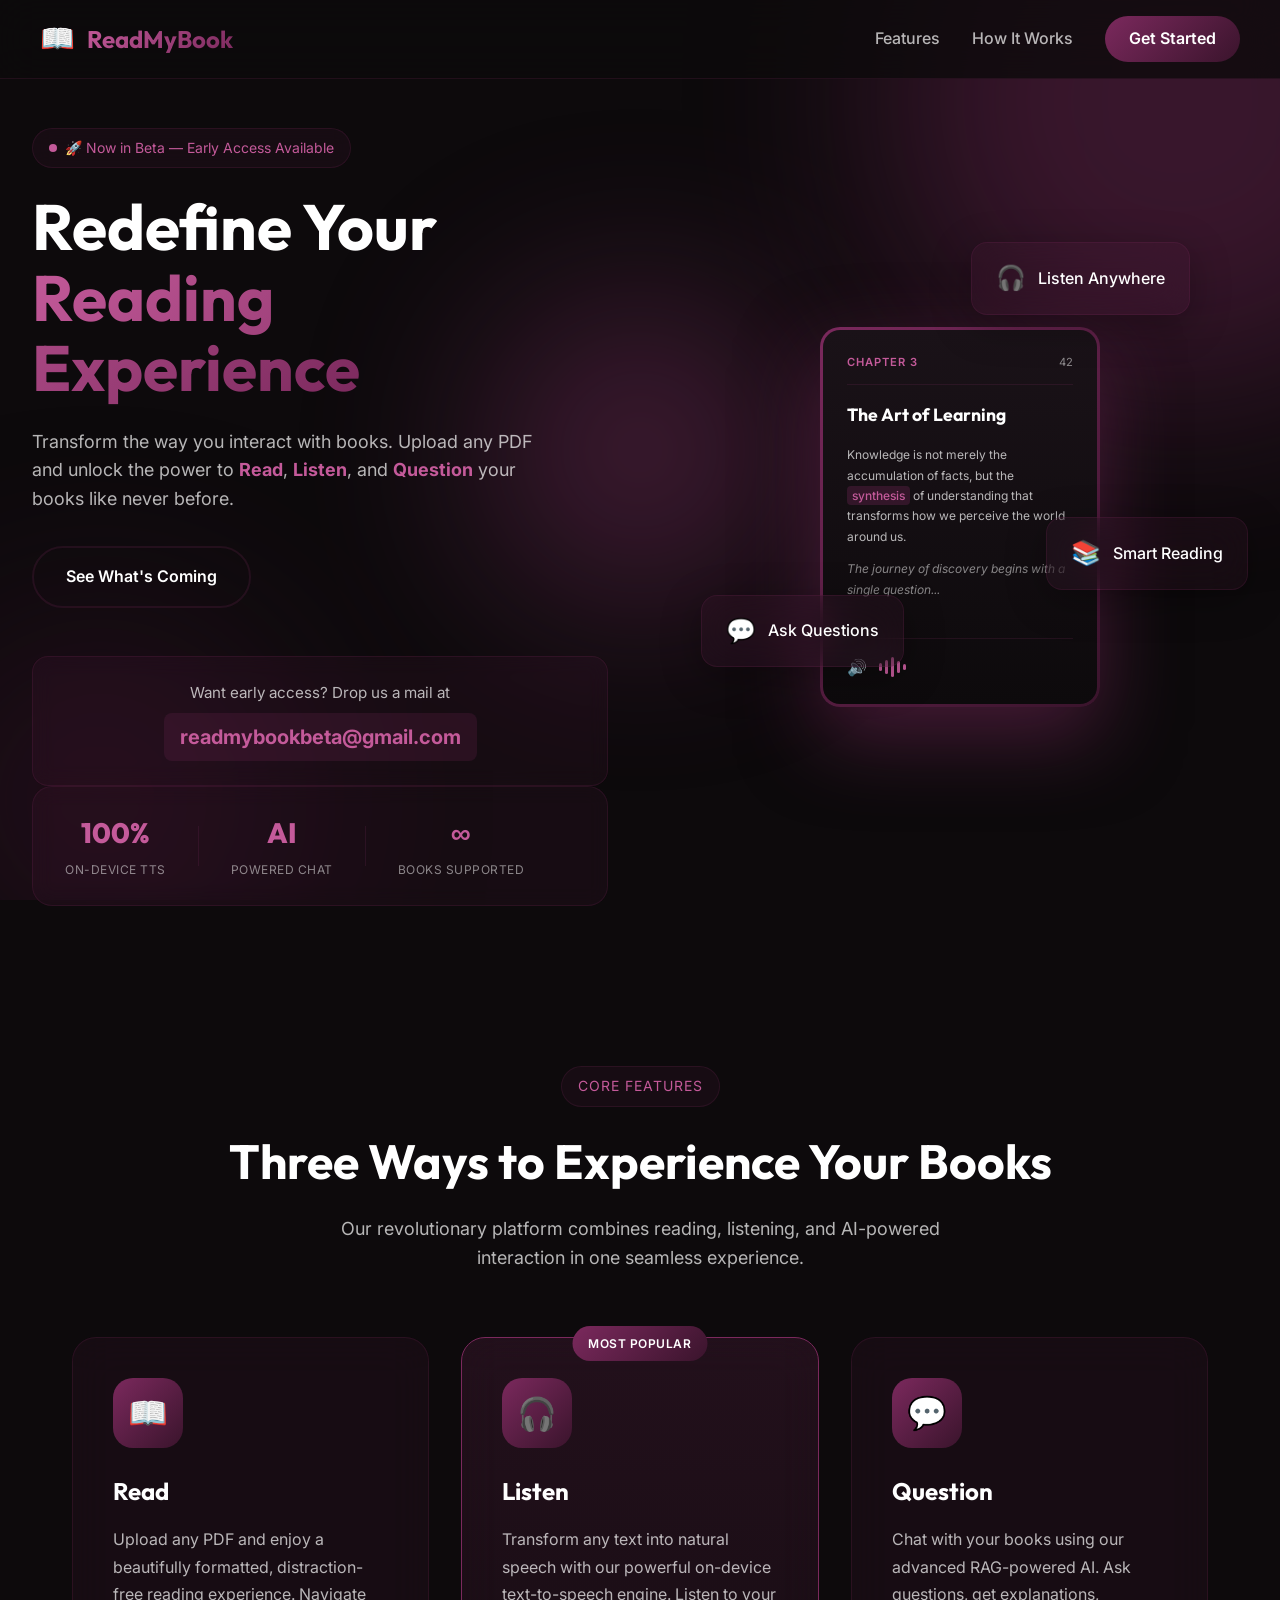
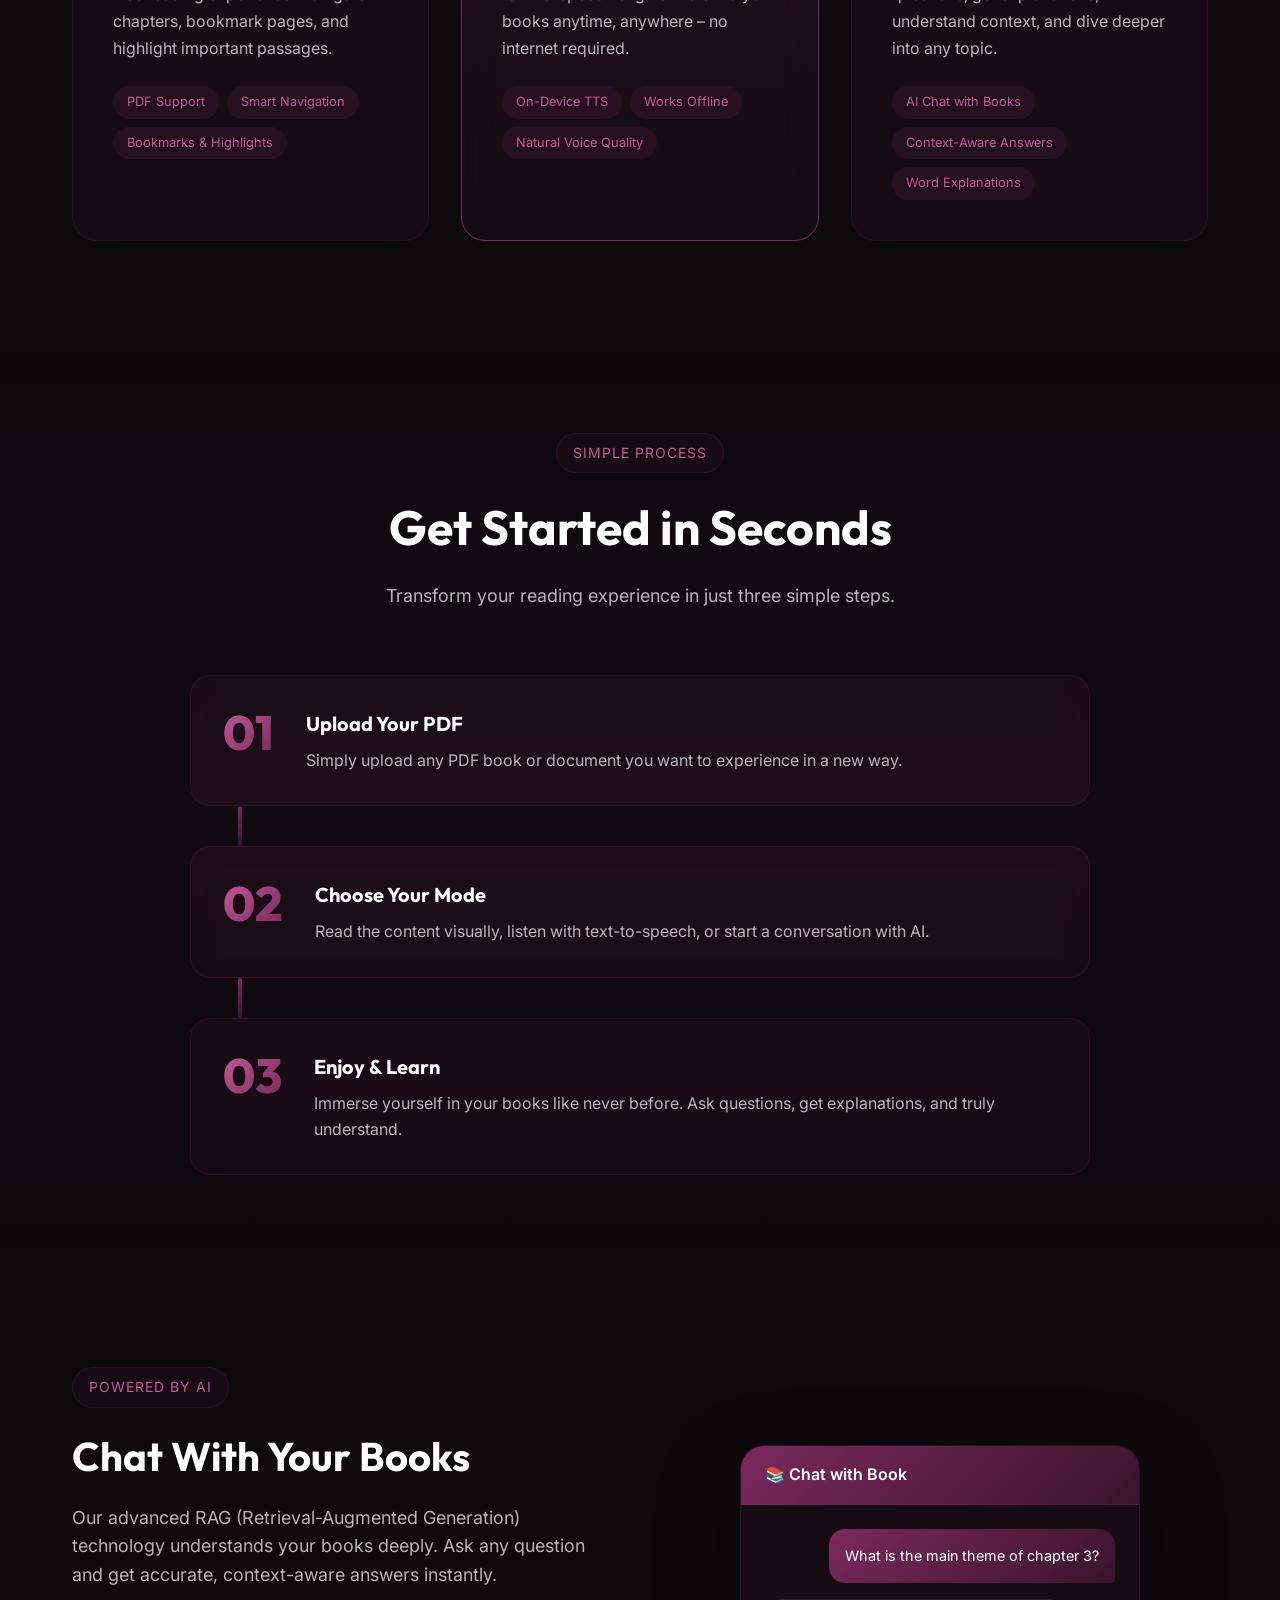
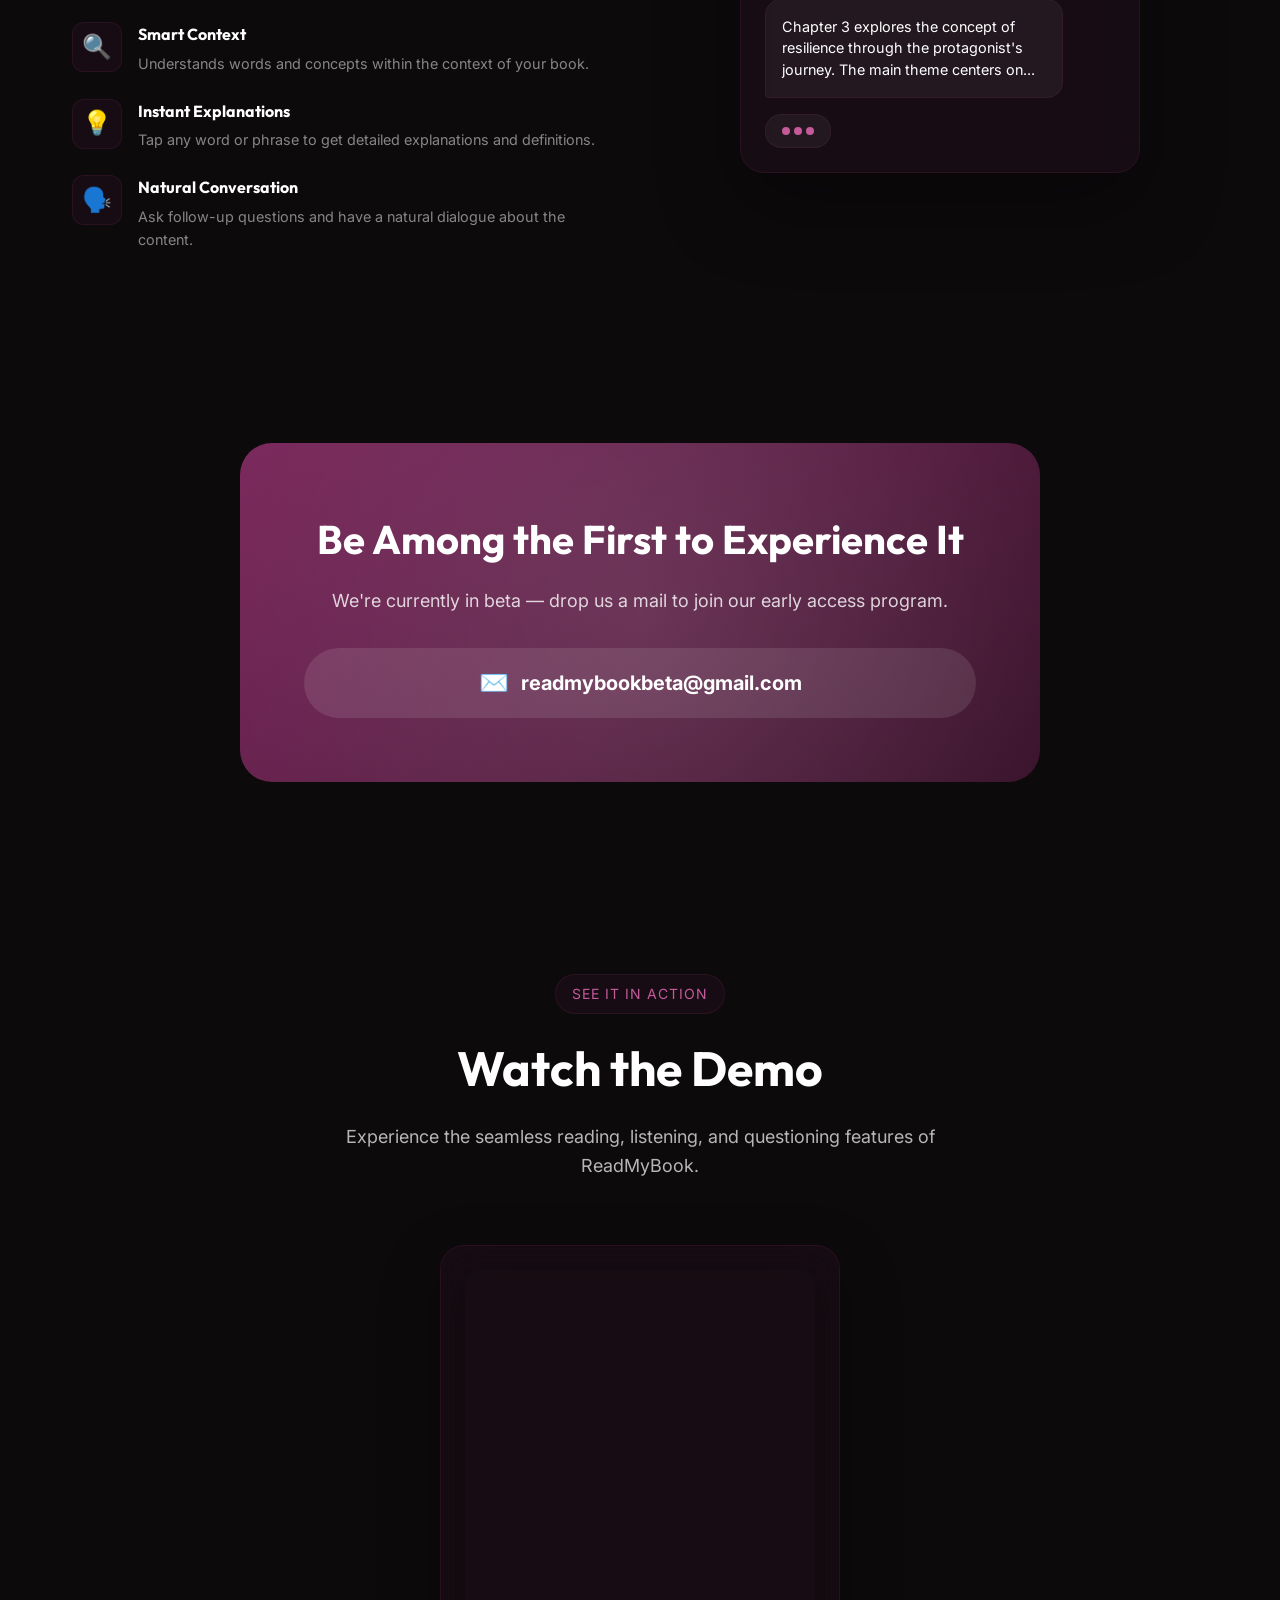
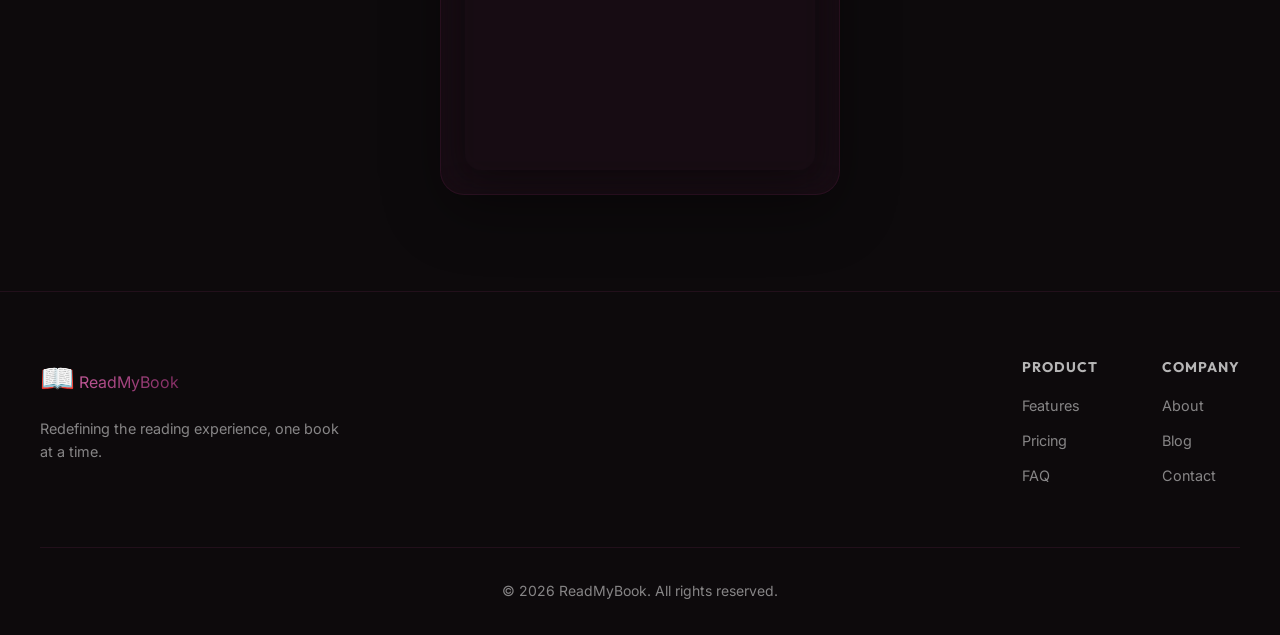
<file: static/index.html>
<!DOCTYPE html>
<html lang="en">
<head>
    <meta charset="UTF-8">
    <meta name="viewport" content="width=device-width, initial-scale=1.0">
    <meta name="description" content="ReadMyBook - Redefine your reading experience. Read, Listen, and Question your books with AI-powered features and on-device text-to-speech.">
    <title>ReadMyBook - Redefine Your Reading Experience</title>
    <link rel="preconnect" href="https://fonts.googleapis.com">
    <link rel="preconnect" href="https://fonts.gstatic.com" crossorigin>
    <link href="https://fonts.googleapis.com/css2?family=Inter:wght@300;400;500;600;700;800&family=Outfit:wght@400;500;600;700;800&display=swap" rel="stylesheet">
    <link rel="stylesheet" href="/static/style.css">
</head>
<body>
    <!-- Animated Background -->
    <div class="bg-animation">
        <div class="orb orb-1"></div>
        <div class="orb orb-2"></div>
        <div class="orb orb-3"></div>
    </div>

    <!-- Navigation -->
    <nav class="navbar">
        <div class="nav-container">
            <div class="logo">
                <span class="logo-icon">📖</span>
                <span class="logo-text">ReadMyBook</span>
            </div>
            <div class="nav-links">
                <a href="#features">Features</a>
                <a href="#how-it-works">How It Works</a>
                <a href="#" class="btn-nav">Get Started</a>
            </div>
        </div>
    </nav>

    <!-- Hero Section -->
    <section class="hero">
        <div class="hero-content">
            <div class="hero-badge">
                <span class="badge-pulse"></span>
                <span>🚀 Now in Beta — Early Access Available</span>
            </div>
            <h1 class="hero-title">
                Redefine Your<br>
                <span class="gradient-text">Reading Experience</span>
            </h1>
            <p class="hero-subtitle">
                Transform the way you interact with books. Upload any PDF and unlock the power to 
                <strong>Read</strong>, <strong>Listen</strong>, and <strong>Question</strong> your books 
                like never before.
            </p>
            <div class="hero-cta">
                <a href="#features" class="btn-secondary">See What's Coming</a>
            </div>
            <div class="beta-email-box">
                <p class="beta-email-label">Want early access? Drop us a mail at</p>
                <a href="mailto:readmybookbeta@gmail.com" class="beta-email-highlight">readmybookbeta@gmail.com</a>
            </div>
            <div class="hero-stats">
                <div class="stat">
                    <span class="stat-number">100%</span>
                    <span class="stat-label">On-Device TTS</span>
                </div>
                <div class="stat-divider"></div>
                <div class="stat">
                    <span class="stat-number">AI</span>
                    <span class="stat-label">Powered Chat</span>
                </div>
                <div class="stat-divider"></div>
                <div class="stat">
                    <span class="stat-number">∞</span>
                    <span class="stat-label">Books Supported</span>
                </div>
            </div>
        </div>
        <div class="hero-visual">
            <div class="floating-card card-1">
                <div class="card-icon">🎧</div>
                <span>Listen Anywhere</span>
            </div>
            <div class="floating-card card-2">
                <div class="card-icon">💬</div>
                <span>Ask Questions</span>
            </div>
            <div class="floating-card card-3">
                <div class="card-icon">📚</div>
                <span>Smart Reading</span>
            </div>
            <div class="book-mockup">
                <div class="book-page">
                    <div class="book-header">
                        <span class="chapter-label">Chapter 3</span>
                        <span class="page-number">42</span>
                    </div>
                    <h3 class="book-title">The Art of Learning</h3>
                    <div class="book-text">
                        <p>Knowledge is not merely the accumulation of facts, but the <span class="highlight-word">synthesis</span> of understanding that transforms how we perceive the world around us.</p>
                        <p class="text-muted-book">The journey of discovery begins with a single question...</p>
                    </div>
                    <div class="book-controls">
                        <span class="control-icon">🔊</span>
                        <div class="audio-wave">
                            <span></span><span></span><span></span><span></span><span></span>
                        </div>
                    </div>
                </div>
            </div>
        </div>
    </section>

    <!-- Features Section -->
    <section class="features" id="features">
        <div class="section-header">
            <span class="section-tag">Core Features</span>
            <h2 class="section-title">Three Ways to Experience Your Books</h2>
            <p class="section-subtitle">Our revolutionary platform combines reading, listening, and AI-powered interaction in one seamless experience.</p>
        </div>
        <div class="features-grid">
            <div class="feature-card">
                <div class="feature-icon-wrapper">
                    <div class="feature-icon">📖</div>
                </div>
                <h3>Read</h3>
                <p>Upload any PDF and enjoy a beautifully formatted, distraction-free reading experience. Navigate chapters, bookmark pages, and highlight important passages.</p>
                <ul class="feature-list">
                    <li>PDF Support</li>
                    <li>Smart Navigation</li>
                    <li>Bookmarks & Highlights</li>
                </ul>
            </div>
            <div class="feature-card featured">
                <div class="feature-badge">Most Popular</div>
                <div class="feature-icon-wrapper">
                    <div class="feature-icon">🎧</div>
                </div>
                <h3>Listen</h3>
                <p>Transform any text into natural speech with our powerful on-device text-to-speech engine. Listen to your books anytime, anywhere – no internet required.</p>
                <ul class="feature-list">
                    <li>On-Device TTS</li>
                    <li>Works Offline</li>
                    <li>Natural Voice Quality</li>
                </ul>
            </div>
            <div class="feature-card">
                <div class="feature-icon-wrapper">
                    <div class="feature-icon">💬</div>
                </div>
                <h3>Question</h3>
                <p>Chat with your books using our advanced RAG-powered AI. Ask questions, get explanations, understand context, and dive deeper into any topic.</p>
                <ul class="feature-list">
                    <li>AI Chat with Books</li>
                    <li>Context-Aware Answers</li>
                    <li>Word Explanations</li>
                </ul>
            </div>
        </div>
    </section>

    <!-- How It Works Section -->
    <section class="how-it-works" id="how-it-works">
        <div class="section-header">
            <span class="section-tag">Simple Process</span>
            <h2 class="section-title">Get Started in Seconds</h2>
            <p class="section-subtitle">Transform your reading experience in just three simple steps.</p>
        </div>
        <div class="steps-container">
            <div class="step">
                <div class="step-number">01</div>
                <div class="step-content">
                    <h3>Upload Your PDF</h3>
                    <p>Simply upload any PDF book or document you want to experience in a new way.</p>
                </div>
            </div>
            <div class="step-connector"></div>
            <div class="step">
                <div class="step-number">02</div>
                <div class="step-content">
                    <h3>Choose Your Mode</h3>
                    <p>Read the content visually, listen with text-to-speech, or start a conversation with AI.</p>
                </div>
            </div>
            <div class="step-connector"></div>
            <div class="step">
                <div class="step-number">03</div>
                <div class="step-content">
                    <h3>Enjoy & Learn</h3>
                    <p>Immerse yourself in your books like never before. Ask questions, get explanations, and truly understand.</p>
                </div>
            </div>
        </div>
    </section>

    <!-- AI Features Highlight -->
    <section class="ai-section">
        <div class="ai-container">
            <div class="ai-content">
                <span class="section-tag">Powered by AI</span>
                <h2>Chat With Your Books</h2>
                <p>Our advanced RAG (Retrieval-Augmented Generation) technology understands your books deeply. Ask any question and get accurate, context-aware answers instantly.</p>
                <div class="ai-features">
                    <div class="ai-feature">
                        <div class="ai-feature-icon">🔍</div>
                        <div>
                            <h4>Smart Context</h4>
                            <p>Understands words and concepts within the context of your book.</p>
                        </div>
                    </div>
                    <div class="ai-feature">
                        <div class="ai-feature-icon">💡</div>
                        <div>
                            <h4>Instant Explanations</h4>
                            <p>Tap any word or phrase to get detailed explanations and definitions.</p>
                        </div>
                    </div>
                    <div class="ai-feature">
                        <div class="ai-feature-icon">🗣️</div>
                        <div>
                            <h4>Natural Conversation</h4>
                            <p>Ask follow-up questions and have a natural dialogue about the content.</p>
                        </div>
                    </div>
                </div>
            </div>
            <div class="ai-visual">
                <div class="chat-mockup">
                    <div class="chat-header">
                        <span class="chat-title">📚 Chat with Book</span>
                    </div>
                    <div class="chat-messages">
                        <div class="chat-message user">
                            <p>What is the main theme of chapter 3?</p>
                        </div>
                        <div class="chat-message ai">
                            <p>Chapter 3 explores the concept of resilience through the protagonist's journey. The main theme centers on...</p>
                        </div>
                        <div class="chat-typing">
                            <span></span><span></span><span></span>
                        </div>
                    </div>
                </div>
            </div>
        </div>
    </section>

    <!-- CTA Section -->
    <section class="cta-section">
        <div class="cta-container">
            <h2>Be Among the First to Experience It</h2>
            <p>We're currently in beta — drop us a mail to join our early access program.</p>
            <div class="cta-email-box">
                <span class="cta-email-icon">✉️</span>
                <a href="mailto:readmybookbeta@gmail.com" class="cta-email-link">readmybookbeta@gmail.com</a>
            </div>
        </div>
    </section>

    <!-- Demo Video Section -->
    <section class="demo-video-section" id="demo">
        <div class="section-header">
            <span class="section-tag">See It In Action</span>
            <h2 class="section-title">Watch the Demo</h2>
            <p class="section-subtitle">Experience the seamless reading, listening, and questioning features of ReadMyBook.</p>
        </div>
        <div class="demo-video-container">
            <iframe 
                class="demo-video"
                src="https://drive.google.com/file/d/1jYsH58vSacuUitRmTD-U5yVkOV28GyZX/preview"
                allow="autoplay"
                allowfullscreen>
            </iframe>
        </div>
    </section>

    <!-- Footer -->
    <footer class="footer">
        <div class="footer-container">
            <div class="footer-brand">
                <span class="logo-icon">📖</span>
                <span class="logo-text">ReadMyBook</span>
                <p>Redefining the reading experience, one book at a time.</p>
            </div>
            <div class="footer-links">
                <div class="footer-column">
                    <h4>Product</h4>
                    <a href="#">Features</a>
                    <a href="#">Pricing</a>
                    <a href="#">FAQ</a>
                </div>
                <div class="footer-column">
                    <h4>Company</h4>
                    <a href="#">About</a>
                    <a href="#">Blog</a>
                    <a href="#">Contact</a>
                </div>
            </div>
        </div>
        <div class="footer-bottom">
            <p>&copy; 2026 ReadMyBook. All rights reserved.</p>
        </div>
    </footer>
</body>
</html>
</file>
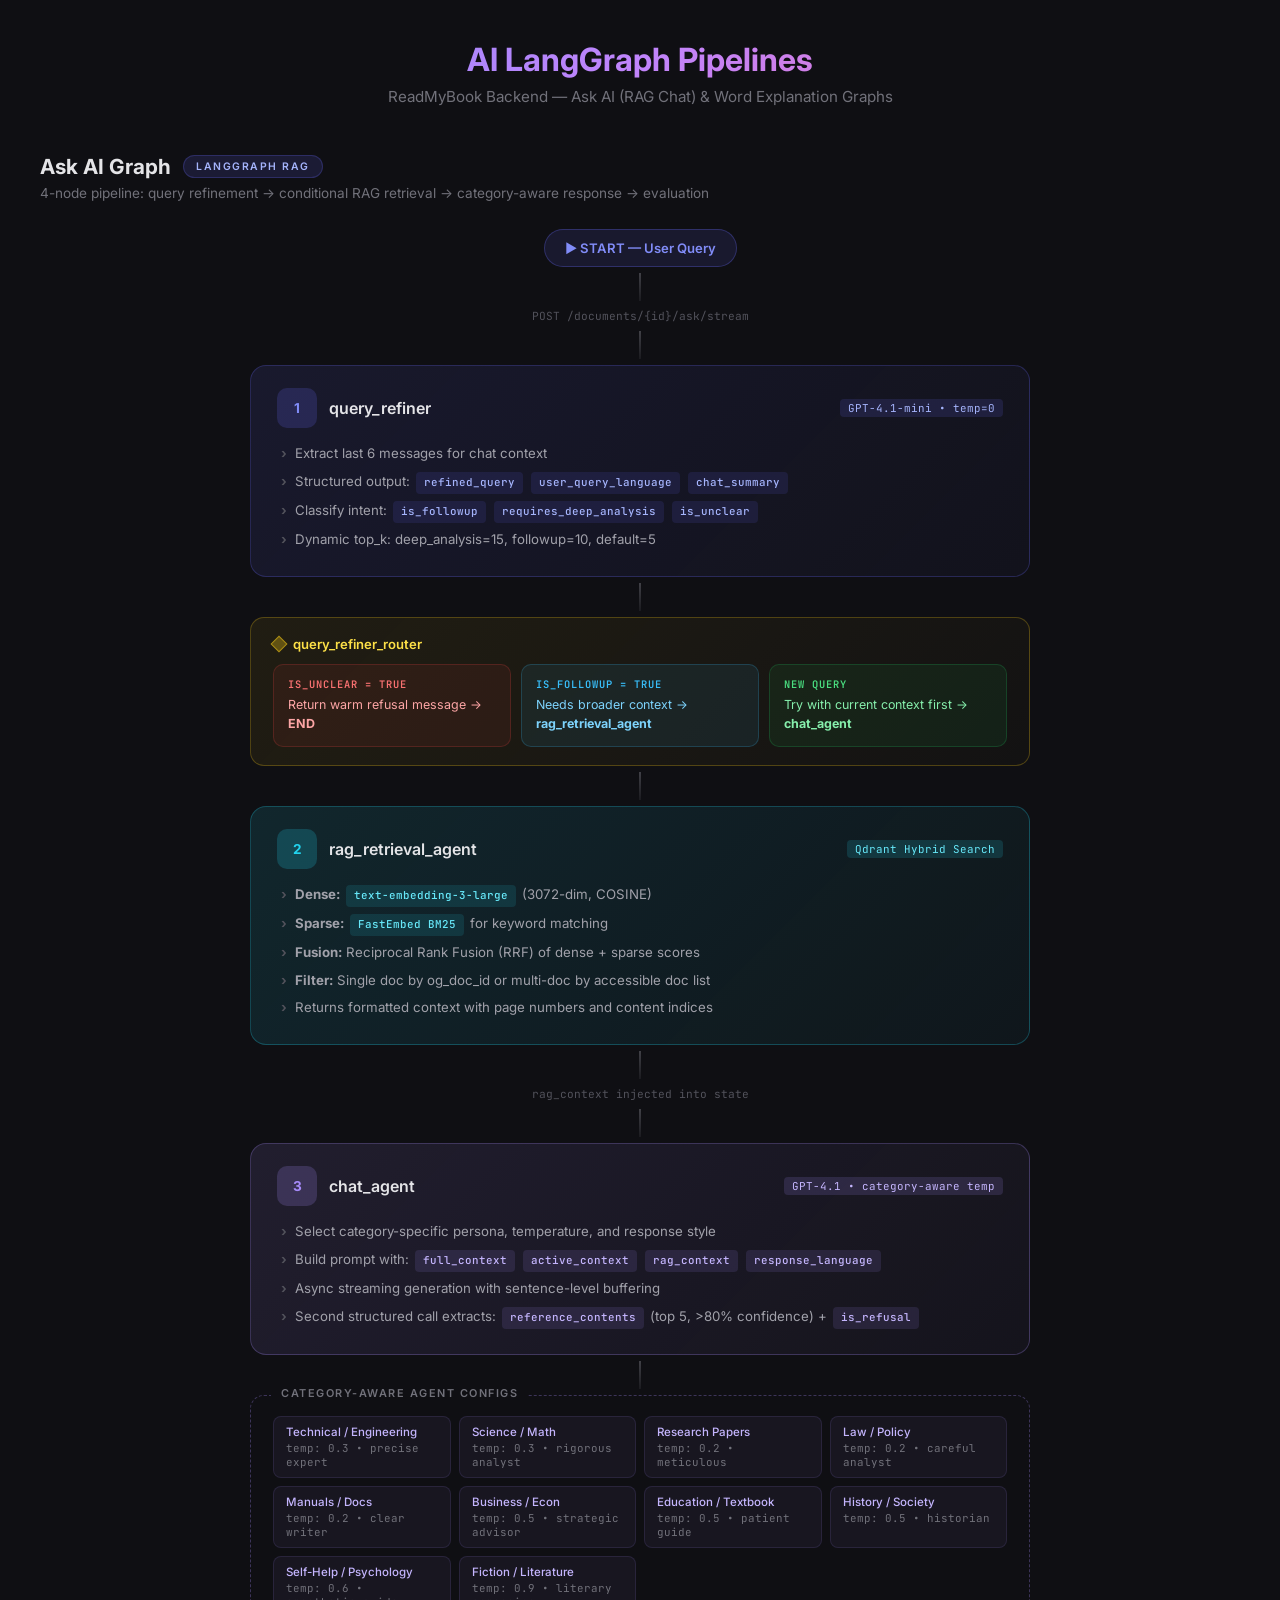
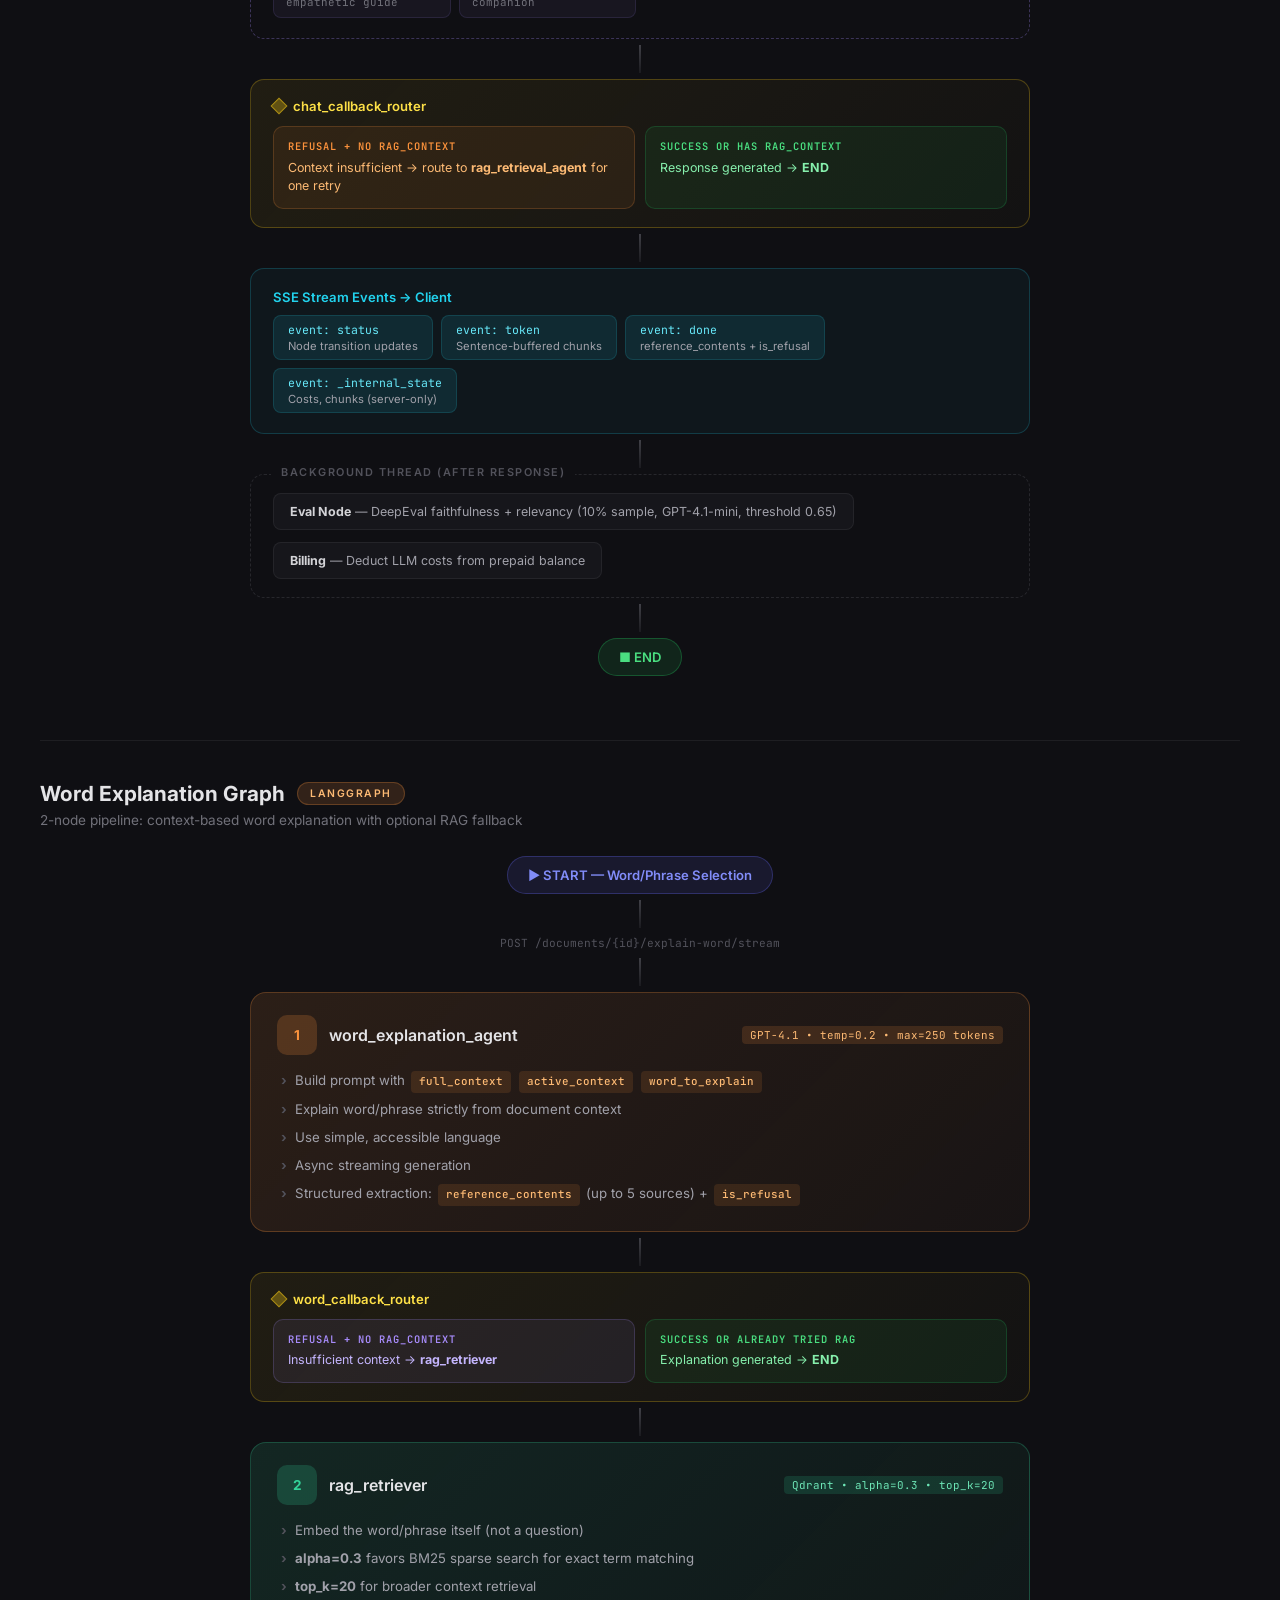
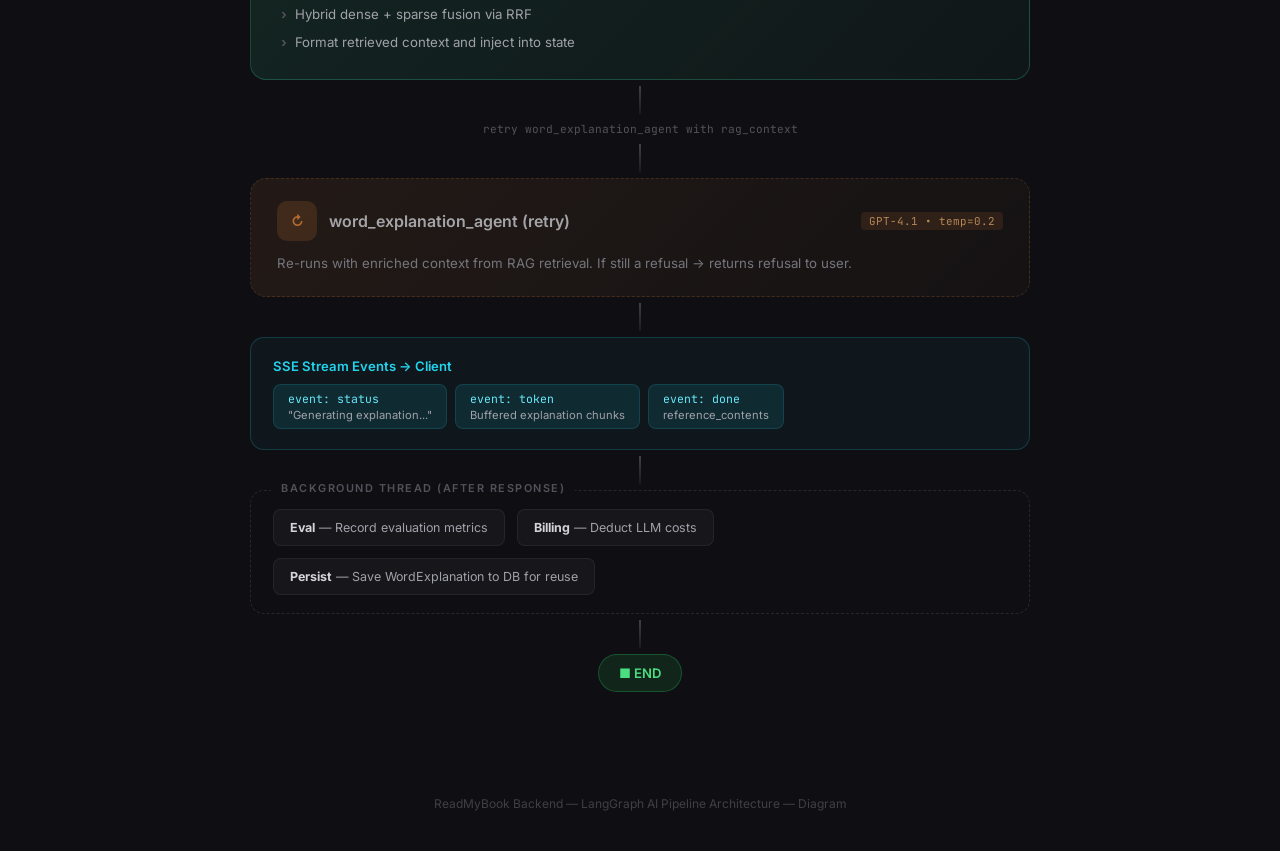
<file: diagrams/ai-graphs-flow.html>
<!DOCTYPE html>
<html lang="en">
<head>
  <meta charset="UTF-8">
  <meta name="viewport" content="width=device-width, initial-scale=1.0">
  <title>ReadMyBook — AI LangGraph Pipelines</title>
  <style>
    @import url('https://fonts.googleapis.com/css2?family=Inter:wght@400;500;600;700&family=JetBrains+Mono:wght@400;500&display=swap');

    * { margin: 0; padding: 0; box-sizing: border-box; }

    body {
      font-family: 'Inter', -apple-system, sans-serif;
      background: #0f0f13;
      color: #e4e4e7;
      min-height: 100vh;
      padding: 40px 20px;
    }

    .container { max-width: 1200px; margin: 0 auto; }

    .header {
      text-align: center;
      margin-bottom: 48px;
    }

    .header h1 {
      font-size: 2rem;
      font-weight: 700;
      background: linear-gradient(135deg, #818cf8, #c084fc, #f472b6);
      -webkit-background-clip: text;
      -webkit-text-fill-color: transparent;
      margin-bottom: 8px;
    }

    .header p { color: #71717a; font-size: 0.95rem; }

    /* ── Graph Container ── */
    .graph-container {
      margin-bottom: 64px;
    }

    .graph-title {
      font-size: 1.3rem;
      font-weight: 700;
      margin-bottom: 6px;
      display: flex;
      align-items: center;
      gap: 12px;
    }

    .graph-subtitle {
      color: #71717a;
      font-size: 0.85rem;
      margin-bottom: 28px;
    }

    .graph-title-badge {
      font-size: 0.65rem;
      font-weight: 600;
      text-transform: uppercase;
      letter-spacing: 1.5px;
      padding: 4px 12px;
      border-radius: 20px;
    }

    /* ── Node Styles ── */
    .gnode {
      border-radius: 16px;
      padding: 22px 26px;
      position: relative;
      transition: transform 0.2s;
    }

    .gnode:hover { transform: translateY(-2px); }

    .gnode-header {
      display: flex;
      align-items: center;
      gap: 12px;
      margin-bottom: 12px;
    }

    .gnode-icon {
      width: 40px;
      height: 40px;
      border-radius: 10px;
      display: flex;
      align-items: center;
      justify-content: center;
      font-size: 0.85rem;
      font-weight: 700;
      flex-shrink: 0;
    }

    .gnode-name {
      font-size: 1rem;
      font-weight: 600;
    }

    .gnode-model {
      font-family: 'JetBrains Mono', monospace;
      font-size: 0.68rem;
      padding: 2px 8px;
      border-radius: 4px;
      margin-left: auto;
    }

    .gnode-body {
      font-size: 0.83rem;
      color: #a1a1aa;
      line-height: 1.65;
    }

    .gnode-body ul {
      list-style: none;
      padding: 0;
    }

    .gnode-body li {
      padding: 3px 0 3px 18px;
      position: relative;
    }

    .gnode-body li::before {
      content: '›';
      position: absolute;
      left: 4px;
      color: #52525b;
      font-weight: 700;
    }

    .tag {
      display: inline-block;
      font-family: 'JetBrains Mono', monospace;
      font-size: 0.68rem;
      font-weight: 500;
      padding: 2px 8px;
      border-radius: 4px;
      margin: 0 2px;
    }

    /* ── Color Themes ── */
    .theme-indigo .gnode { background: linear-gradient(135deg, rgba(99,102,241,0.12), rgba(99,102,241,0.04)); border: 1px solid rgba(99,102,241,0.25); }
    .theme-indigo .gnode-icon { background: rgba(99,102,241,0.2); color: #818cf8; }
    .theme-indigo .gnode-model { background: rgba(99,102,241,0.15); color: #a5b4fc; }
    .theme-indigo .tag { background: rgba(99,102,241,0.12); color: #a5b4fc; }

    .theme-cyan .gnode { background: linear-gradient(135deg, rgba(34,211,238,0.12), rgba(34,211,238,0.04)); border: 1px solid rgba(34,211,238,0.25); }
    .theme-cyan .gnode-icon { background: rgba(34,211,238,0.2); color: #22d3ee; }
    .theme-cyan .gnode-model { background: rgba(34,211,238,0.15); color: #67e8f9; }
    .theme-cyan .tag { background: rgba(34,211,238,0.12); color: #67e8f9; }

    .theme-violet .gnode { background: linear-gradient(135deg, rgba(167,139,250,0.12), rgba(167,139,250,0.04)); border: 1px solid rgba(167,139,250,0.25); }
    .theme-violet .gnode-icon { background: rgba(167,139,250,0.2); color: #a78bfa; }
    .theme-violet .gnode-model { background: rgba(167,139,250,0.15); color: #c4b5fd; }
    .theme-violet .tag { background: rgba(167,139,250,0.12); color: #c4b5fd; }

    .theme-rose .gnode { background: linear-gradient(135deg, rgba(251,113,133,0.12), rgba(251,113,133,0.04)); border: 1px solid rgba(251,113,133,0.25); }
    .theme-rose .gnode-icon { background: rgba(251,113,133,0.2); color: #fb7185; }
    .theme-rose .gnode-model { background: rgba(251,113,133,0.15); color: #fda4af; }
    .theme-rose .tag { background: rgba(251,113,133,0.12); color: #fda4af; }

    .theme-amber .gnode { background: linear-gradient(135deg, rgba(251,191,36,0.12), rgba(251,191,36,0.04)); border: 1px solid rgba(251,191,36,0.25); }
    .theme-amber .gnode-icon { background: rgba(251,191,36,0.2); color: #fbbf24; }
    .theme-amber .gnode-model { background: rgba(251,191,36,0.15); color: #fcd34d; }
    .theme-amber .tag { background: rgba(251,191,36,0.12); color: #fcd34d; }

    .theme-emerald .gnode { background: linear-gradient(135deg, rgba(52,211,153,0.12), rgba(52,211,153,0.04)); border: 1px solid rgba(52,211,153,0.25); }
    .theme-emerald .gnode-icon { background: rgba(52,211,153,0.2); color: #34d399; }
    .theme-emerald .gnode-model { background: rgba(52,211,153,0.15); color: #6ee7b7; }
    .theme-emerald .tag { background: rgba(52,211,153,0.12); color: #6ee7b7; }

    .theme-orange .gnode { background: linear-gradient(135deg, rgba(251,146,60,0.12), rgba(251,146,60,0.04)); border: 1px solid rgba(251,146,60,0.25); }
    .theme-orange .gnode-icon { background: rgba(251,146,60,0.2); color: #fb923c; }
    .theme-orange .gnode-model { background: rgba(251,146,60,0.15); color: #fdba74; }
    .theme-orange .tag { background: rgba(251,146,60,0.12); color: #fdba74; }

    /* ── Connectors ── */
    .conn {
      display: flex;
      align-items: center;
      justify-content: center;
      padding: 6px 0;
    }

    .conn-line {
      width: 2px;
      height: 28px;
      background: linear-gradient(to bottom, rgba(113,113,122,0.5), rgba(113,113,122,0.12));
    }

    .conn-label {
      text-align: center;
      font-size: 0.7rem;
      font-family: 'JetBrains Mono', monospace;
      color: #52525b;
      padding: 2px 0;
    }

    /* ── Router / Decision ── */
    .router-block {
      border: 1px solid rgba(250,204,21,0.25);
      background: linear-gradient(135deg, rgba(250,204,21,0.08), rgba(250,204,21,0.02));
      border-radius: 14px;
      padding: 18px 22px;
    }

    .router-title {
      font-size: 0.82rem;
      font-weight: 600;
      color: #fde047;
      margin-bottom: 12px;
      display: flex;
      align-items: center;
      gap: 8px;
    }

    .router-title .diamond {
      width: 12px;
      height: 12px;
      background: rgba(250,204,21,0.3);
      border: 1px solid rgba(250,204,21,0.5);
      transform: rotate(45deg);
      flex-shrink: 0;
    }

    .router-paths {
      display: grid;
      grid-template-columns: 1fr 1fr 1fr;
      gap: 10px;
    }

    .router-paths.two-col {
      grid-template-columns: 1fr 1fr;
    }

    .rpath {
      border-radius: 10px;
      padding: 12px 14px;
      font-size: 0.78rem;
      line-height: 1.5;
    }

    .rpath-label {
      font-family: 'JetBrains Mono', monospace;
      font-size: 0.65rem;
      font-weight: 600;
      text-transform: uppercase;
      letter-spacing: 1px;
      margin-bottom: 4px;
    }

    .rpath-green {
      background: rgba(34,197,94,0.08);
      border: 1px solid rgba(34,197,94,0.2);
      color: #86efac;
    }
    .rpath-green .rpath-label { color: #4ade80; }

    .rpath-blue {
      background: rgba(56,189,248,0.08);
      border: 1px solid rgba(56,189,248,0.2);
      color: #7dd3fc;
    }
    .rpath-blue .rpath-label { color: #38bdf8; }

    .rpath-red {
      background: rgba(239,68,68,0.08);
      border: 1px solid rgba(239,68,68,0.2);
      color: #fca5a5;
    }
    .rpath-red .rpath-label { color: #f87171; }

    .rpath-orange {
      background: rgba(251,146,60,0.08);
      border: 1px solid rgba(251,146,60,0.2);
      color: #fdba74;
    }
    .rpath-orange .rpath-label { color: #fb923c; }

    .rpath-violet {
      background: rgba(167,139,250,0.08);
      border: 1px solid rgba(167,139,250,0.2);
      color: #c4b5fd;
    }
    .rpath-violet .rpath-label { color: #a78bfa; }

    /* ── Category Config Box ── */
    .config-box {
      border: 1px dashed rgba(167,139,250,0.3);
      border-radius: 14px;
      padding: 20px 22px;
      position: relative;
    }

    .config-label {
      position: absolute;
      top: -10px;
      left: 20px;
      background: #0f0f13;
      padding: 0 10px;
      font-size: 0.68rem;
      font-weight: 600;
      text-transform: uppercase;
      letter-spacing: 1.5px;
      color: #71717a;
    }

    .config-grid {
      display: grid;
      grid-template-columns: repeat(auto-fill, minmax(160px, 1fr));
      gap: 8px;
    }

    .config-item {
      background: rgba(167,139,250,0.06);
      border: 1px solid rgba(167,139,250,0.12);
      border-radius: 8px;
      padding: 8px 12px;
      font-size: 0.75rem;
    }

    .config-item .name {
      color: #c4b5fd;
      font-weight: 500;
      font-size: 0.72rem;
    }

    .config-item .temp {
      font-family: 'JetBrains Mono', monospace;
      font-size: 0.68rem;
      color: #71717a;
      margin-top: 2px;
    }

    /* ── SSE Box ── */
    .sse-box {
      border: 1px solid rgba(34,211,238,0.2);
      background: rgba(34,211,238,0.04);
      border-radius: 14px;
      padding: 20px 22px;
    }

    .sse-title {
      font-size: 0.82rem;
      font-weight: 600;
      color: #22d3ee;
      margin-bottom: 10px;
    }

    .sse-events {
      display: flex;
      flex-wrap: wrap;
      gap: 8px;
    }

    .sse-event {
      font-family: 'JetBrains Mono', monospace;
      font-size: 0.72rem;
      padding: 6px 14px;
      border-radius: 8px;
      background: rgba(34,211,238,0.1);
      border: 1px solid rgba(34,211,238,0.15);
      color: #67e8f9;
    }

    .sse-event .desc {
      color: #a1a1aa;
      font-family: 'Inter', sans-serif;
      font-size: 0.7rem;
      margin-top: 2px;
    }

    /* ── End Node ── */
    .end-node {
      display: inline-flex;
      align-items: center;
      gap: 8px;
      padding: 10px 20px;
      border-radius: 24px;
      font-size: 0.82rem;
      font-weight: 600;
    }

    .end-green {
      background: rgba(34,197,94,0.12);
      border: 1px solid rgba(34,197,94,0.3);
      color: #4ade80;
    }

    /* ── Start Node ── */
    .start-node {
      display: inline-flex;
      align-items: center;
      gap: 8px;
      padding: 10px 20px;
      border-radius: 24px;
      font-size: 0.82rem;
      font-weight: 600;
      background: rgba(99,102,241,0.12);
      border: 1px solid rgba(99,102,241,0.3);
      color: #818cf8;
    }

    /* ── Eval / Background ── */
    .bg-block {
      border: 1px dashed rgba(113,113,122,0.25);
      border-radius: 14px;
      padding: 18px 22px;
      position: relative;
    }

    .bg-label {
      position: absolute;
      top: -10px;
      left: 20px;
      background: #0f0f13;
      padding: 0 10px;
      font-size: 0.68rem;
      font-weight: 600;
      text-transform: uppercase;
      letter-spacing: 1.5px;
      color: #52525b;
    }

    .bg-items {
      display: flex;
      gap: 12px;
      flex-wrap: wrap;
    }

    .bg-item {
      background: rgba(113,113,122,0.08);
      border: 1px solid rgba(113,113,122,0.15);
      border-radius: 8px;
      padding: 10px 16px;
      font-size: 0.78rem;
      color: #a1a1aa;
    }

    .bg-item strong { color: #d4d4d8; }

    /* ── Flow Layout ── */
    .flow {
      display: flex;
      flex-direction: column;
      gap: 0;
      align-items: center;
    }

    .flow > * {
      width: 100%;
      max-width: 780px;
    }

    .flow > .conn, .flow > .conn-label {
      width: auto;
    }

    /* ── Divider ── */
    .divider {
      border: none;
      border-top: 1px solid rgba(113,113,122,0.15);
      margin: 40px 0;
    }

    /* ── Footer ── */
    .footer {
      text-align: center;
      padding-top: 40px;
      color: #3f3f46;
      font-size: 0.75rem;
    }

    /* ── Responsive ── */
    @media (max-width: 640px) {
      .router-paths, .router-paths.two-col { grid-template-columns: 1fr; }
      .config-grid { grid-template-columns: 1fr 1fr; }
    }
  </style>
</head>
<body>
  <div class="container">

    <div class="header">
      <h1>AI LangGraph Pipelines</h1>
      <p>ReadMyBook Backend &mdash; Ask AI (RAG Chat) & Word Explanation Graphs</p>
    </div>

    <!-- ═══════════════════════════════════════════════════════ -->
    <!-- ASK GRAPH -->
    <!-- ═══════════════════════════════════════════════════════ -->
    <div class="graph-container">
      <div class="graph-title">
        Ask AI Graph
        <span class="graph-title-badge" style="background:rgba(99,102,241,0.15);color:#a5b4fc;border:1px solid rgba(99,102,241,0.25);">LangGraph RAG</span>
      </div>
      <div class="graph-subtitle">
        4-node pipeline: query refinement &rarr; conditional RAG retrieval &rarr; category-aware response &rarr; evaluation
      </div>

      <div class="flow">

        <!-- START -->
        <div style="text-align:center;">
          <div class="start-node">&#9654; START &mdash; User Query</div>
        </div>

        <div class="conn"><div class="conn-line"></div></div>
        <div class="conn-label">POST /documents/{id}/ask/stream</div>
        <div class="conn"><div class="conn-line"></div></div>

        <!-- Node 1: Query Refiner -->
        <div class="theme-indigo">
          <div class="gnode">
            <div class="gnode-header">
              <div class="gnode-icon">1</div>
              <div class="gnode-name">query_refiner</div>
              <div class="gnode-model">GPT-4.1-mini &bull; temp=0</div>
            </div>
            <div class="gnode-body">
              <ul>
                <li>Extract last 6 messages for chat context</li>
                <li>Structured output: <span class="tag">refined_query</span> <span class="tag">user_query_language</span> <span class="tag">chat_summary</span></li>
                <li>Classify intent: <span class="tag">is_followup</span> <span class="tag">requires_deep_analysis</span> <span class="tag">is_unclear</span></li>
                <li>Dynamic top_k: deep_analysis=15, followup=10, default=5</li>
              </ul>
            </div>
          </div>
        </div>

        <div class="conn"><div class="conn-line"></div></div>

        <!-- Router 1 -->
        <div class="router-block">
          <div class="router-title"><div class="diamond"></div> query_refiner_router</div>
          <div class="router-paths">
            <div class="rpath rpath-red">
              <div class="rpath-label">is_unclear = true</div>
              Return warm refusal message &rarr; <strong>END</strong>
            </div>
            <div class="rpath rpath-blue">
              <div class="rpath-label">is_followup = true</div>
              Needs broader context &rarr; <strong>rag_retrieval_agent</strong>
            </div>
            <div class="rpath rpath-green">
              <div class="rpath-label">new query</div>
              Try with current context first &rarr; <strong>chat_agent</strong>
            </div>
          </div>
        </div>

        <div class="conn"><div class="conn-line"></div></div>

        <!-- Node 2: RAG Retrieval -->
        <div class="theme-cyan">
          <div class="gnode">
            <div class="gnode-header">
              <div class="gnode-icon">2</div>
              <div class="gnode-name">rag_retrieval_agent</div>
              <div class="gnode-model">Qdrant Hybrid Search</div>
            </div>
            <div class="gnode-body">
              <ul>
                <li><strong>Dense:</strong> <span class="tag">text-embedding-3-large</span> (3072-dim, COSINE)</li>
                <li><strong>Sparse:</strong> <span class="tag">FastEmbed BM25</span> for keyword matching</li>
                <li><strong>Fusion:</strong> Reciprocal Rank Fusion (RRF) of dense + sparse scores</li>
                <li><strong>Filter:</strong> Single doc by og_doc_id or multi-doc by accessible doc list</li>
                <li>Returns formatted context with page numbers and content indices</li>
              </ul>
            </div>
          </div>
        </div>

        <div class="conn"><div class="conn-line"></div></div>
        <div class="conn-label">rag_context injected into state</div>
        <div class="conn"><div class="conn-line"></div></div>

        <!-- Node 3: Chat Agent -->
        <div class="theme-violet">
          <div class="gnode">
            <div class="gnode-header">
              <div class="gnode-icon">3</div>
              <div class="gnode-name">chat_agent</div>
              <div class="gnode-model">GPT-4.1 &bull; category-aware temp</div>
            </div>
            <div class="gnode-body">
              <ul>
                <li>Select category-specific persona, temperature, and response style</li>
                <li>Build prompt with: <span class="tag">full_context</span> <span class="tag">active_context</span> <span class="tag">rag_context</span> <span class="tag">response_language</span></li>
                <li>Async streaming generation with sentence-level buffering</li>
                <li>Second structured call extracts: <span class="tag">reference_contents</span> (top 5, &gt;80% confidence) + <span class="tag">is_refusal</span></li>
              </ul>
            </div>
          </div>
        </div>

        <div class="conn"><div class="conn-line"></div></div>

        <!-- Category Config -->
        <div class="config-box">
          <div class="config-label">Category-Aware Agent Configs</div>
          <div class="config-grid">
            <div class="config-item">
              <div class="name">Technical / Engineering</div>
              <div class="temp">temp: 0.3 &bull; precise expert</div>
            </div>
            <div class="config-item">
              <div class="name">Science / Math</div>
              <div class="temp">temp: 0.3 &bull; rigorous analyst</div>
            </div>
            <div class="config-item">
              <div class="name">Research Papers</div>
              <div class="temp">temp: 0.2 &bull; meticulous</div>
            </div>
            <div class="config-item">
              <div class="name">Law / Policy</div>
              <div class="temp">temp: 0.2 &bull; careful analyst</div>
            </div>
            <div class="config-item">
              <div class="name">Manuals / Docs</div>
              <div class="temp">temp: 0.2 &bull; clear writer</div>
            </div>
            <div class="config-item">
              <div class="name">Business / Econ</div>
              <div class="temp">temp: 0.5 &bull; strategic advisor</div>
            </div>
            <div class="config-item">
              <div class="name">Education / Textbook</div>
              <div class="temp">temp: 0.5 &bull; patient guide</div>
            </div>
            <div class="config-item">
              <div class="name">History / Society</div>
              <div class="temp">temp: 0.5 &bull; historian</div>
            </div>
            <div class="config-item">
              <div class="name">Self-Help / Psychology</div>
              <div class="temp">temp: 0.6 &bull; empathetic guide</div>
            </div>
            <div class="config-item">
              <div class="name">Fiction / Literature</div>
              <div class="temp">temp: 0.9 &bull; literary companion</div>
            </div>
          </div>
        </div>

        <div class="conn"><div class="conn-line"></div></div>

        <!-- Router 2 -->
        <div class="router-block">
          <div class="router-title"><div class="diamond"></div> chat_callback_router</div>
          <div class="router-paths two-col">
            <div class="rpath rpath-orange">
              <div class="rpath-label">refusal + no rag_context</div>
              Context insufficient &rarr; route to <strong>rag_retrieval_agent</strong> for one retry
            </div>
            <div class="rpath rpath-green">
              <div class="rpath-label">success or has rag_context</div>
              Response generated &rarr; <strong>END</strong>
            </div>
          </div>
        </div>

        <div class="conn"><div class="conn-line"></div></div>

        <!-- SSE Streaming -->
        <div class="sse-box">
          <div class="sse-title">SSE Stream Events &rarr; Client</div>
          <div class="sse-events">
            <div class="sse-event">
              event: status
              <div class="desc">Node transition updates</div>
            </div>
            <div class="sse-event">
              event: token
              <div class="desc">Sentence-buffered chunks</div>
            </div>
            <div class="sse-event">
              event: done
              <div class="desc">reference_contents + is_refusal</div>
            </div>
            <div class="sse-event">
              event: _internal_state
              <div class="desc">Costs, chunks (server-only)</div>
            </div>
          </div>
        </div>

        <div class="conn"><div class="conn-line"></div></div>

        <!-- Background Tasks -->
        <div class="bg-block">
          <div class="bg-label">Background Thread (after response)</div>
          <div class="bg-items">
            <div class="bg-item">
              <strong>Eval Node</strong> &mdash; DeepEval faithfulness + relevancy (10% sample, GPT-4.1-mini, threshold 0.65)
            </div>
            <div class="bg-item">
              <strong>Billing</strong> &mdash; Deduct LLM costs from prepaid balance
            </div>
          </div>
        </div>

        <div class="conn"><div class="conn-line"></div></div>

        <div style="text-align:center;">
          <div class="end-node end-green">&#9632; END</div>
        </div>

      </div>
    </div>

    <hr class="divider">

    <!-- ═══════════════════════════════════════════════════════ -->
    <!-- WORD EXPLANATION GRAPH -->
    <!-- ═══════════════════════════════════════════════════════ -->
    <div class="graph-container">
      <div class="graph-title">
        Word Explanation Graph
        <span class="graph-title-badge" style="background:rgba(251,146,60,0.15);color:#fdba74;border:1px solid rgba(251,146,60,0.25);">LangGraph</span>
      </div>
      <div class="graph-subtitle">
        2-node pipeline: context-based word explanation with optional RAG fallback
      </div>

      <div class="flow">

        <!-- START -->
        <div style="text-align:center;">
          <div class="start-node">&#9654; START &mdash; Word/Phrase Selection</div>
        </div>

        <div class="conn"><div class="conn-line"></div></div>
        <div class="conn-label">POST /documents/{id}/explain-word/stream</div>
        <div class="conn"><div class="conn-line"></div></div>

        <!-- Node 1: Word Explanation Agent -->
        <div class="theme-orange">
          <div class="gnode">
            <div class="gnode-header">
              <div class="gnode-icon">1</div>
              <div class="gnode-name">word_explanation_agent</div>
              <div class="gnode-model">GPT-4.1 &bull; temp=0.2 &bull; max=250 tokens</div>
            </div>
            <div class="gnode-body">
              <ul>
                <li>Build prompt with <span class="tag">full_context</span> <span class="tag">active_context</span> <span class="tag">word_to_explain</span></li>
                <li>Explain word/phrase strictly from document context</li>
                <li>Use simple, accessible language</li>
                <li>Async streaming generation</li>
                <li>Structured extraction: <span class="tag">reference_contents</span> (up to 5 sources) + <span class="tag">is_refusal</span></li>
              </ul>
            </div>
          </div>
        </div>

        <div class="conn"><div class="conn-line"></div></div>

        <!-- Router -->
        <div class="router-block">
          <div class="router-title"><div class="diamond"></div> word_callback_router</div>
          <div class="router-paths two-col">
            <div class="rpath rpath-violet">
              <div class="rpath-label">refusal + no rag_context</div>
              Insufficient context &rarr; <strong>rag_retriever</strong>
            </div>
            <div class="rpath rpath-green">
              <div class="rpath-label">success or already tried rag</div>
              Explanation generated &rarr; <strong>END</strong>
            </div>
          </div>
        </div>

        <div class="conn"><div class="conn-line"></div></div>

        <!-- Node 2: RAG Retriever -->
        <div class="theme-emerald">
          <div class="gnode">
            <div class="gnode-header">
              <div class="gnode-icon">2</div>
              <div class="gnode-name">rag_retriever</div>
              <div class="gnode-model">Qdrant &bull; alpha=0.3 &bull; top_k=20</div>
            </div>
            <div class="gnode-body">
              <ul>
                <li>Embed the word/phrase itself (not a question)</li>
                <li><strong>alpha=0.3</strong> favors BM25 sparse search for exact term matching</li>
                <li><strong>top_k=20</strong> for broader context retrieval</li>
                <li>Hybrid dense + sparse fusion via RRF</li>
                <li>Format retrieved context and inject into state</li>
              </ul>
            </div>
          </div>
        </div>

        <div class="conn"><div class="conn-line"></div></div>
        <div class="conn-label">retry word_explanation_agent with rag_context</div>
        <div class="conn"><div class="conn-line"></div></div>

        <!-- Retry Indicator -->
        <div class="theme-orange" style="opacity: 0.7;">
          <div class="gnode" style="border-style: dashed;">
            <div class="gnode-header">
              <div class="gnode-icon">&orarr;</div>
              <div class="gnode-name">word_explanation_agent (retry)</div>
              <div class="gnode-model">GPT-4.1 &bull; temp=0.2</div>
            </div>
            <div class="gnode-body">
              Re-runs with enriched context from RAG retrieval. If still a refusal &rarr; returns refusal to user.
            </div>
          </div>
        </div>

        <div class="conn"><div class="conn-line"></div></div>

        <!-- SSE Streaming -->
        <div class="sse-box">
          <div class="sse-title">SSE Stream Events &rarr; Client</div>
          <div class="sse-events">
            <div class="sse-event">
              event: status
              <div class="desc">"Generating explanation..."</div>
            </div>
            <div class="sse-event">
              event: token
              <div class="desc">Buffered explanation chunks</div>
            </div>
            <div class="sse-event">
              event: done
              <div class="desc">reference_contents</div>
            </div>
          </div>
        </div>

        <div class="conn"><div class="conn-line"></div></div>

        <!-- Background Tasks -->
        <div class="bg-block">
          <div class="bg-label">Background Thread (after response)</div>
          <div class="bg-items">
            <div class="bg-item">
              <strong>Eval</strong> &mdash; Record evaluation metrics
            </div>
            <div class="bg-item">
              <strong>Billing</strong> &mdash; Deduct LLM costs
            </div>
            <div class="bg-item">
              <strong>Persist</strong> &mdash; Save WordExplanation to DB for reuse
            </div>
          </div>
        </div>

        <div class="conn"><div class="conn-line"></div></div>

        <div style="text-align:center;">
          <div class="end-node end-green">&#9632; END</div>
        </div>

      </div>
    </div>

    <div class="footer">
      ReadMyBook Backend &mdash; LangGraph AI Pipeline Architecture &mdash; Diagram
    </div>

  </div>
</body>
</html>
</file>
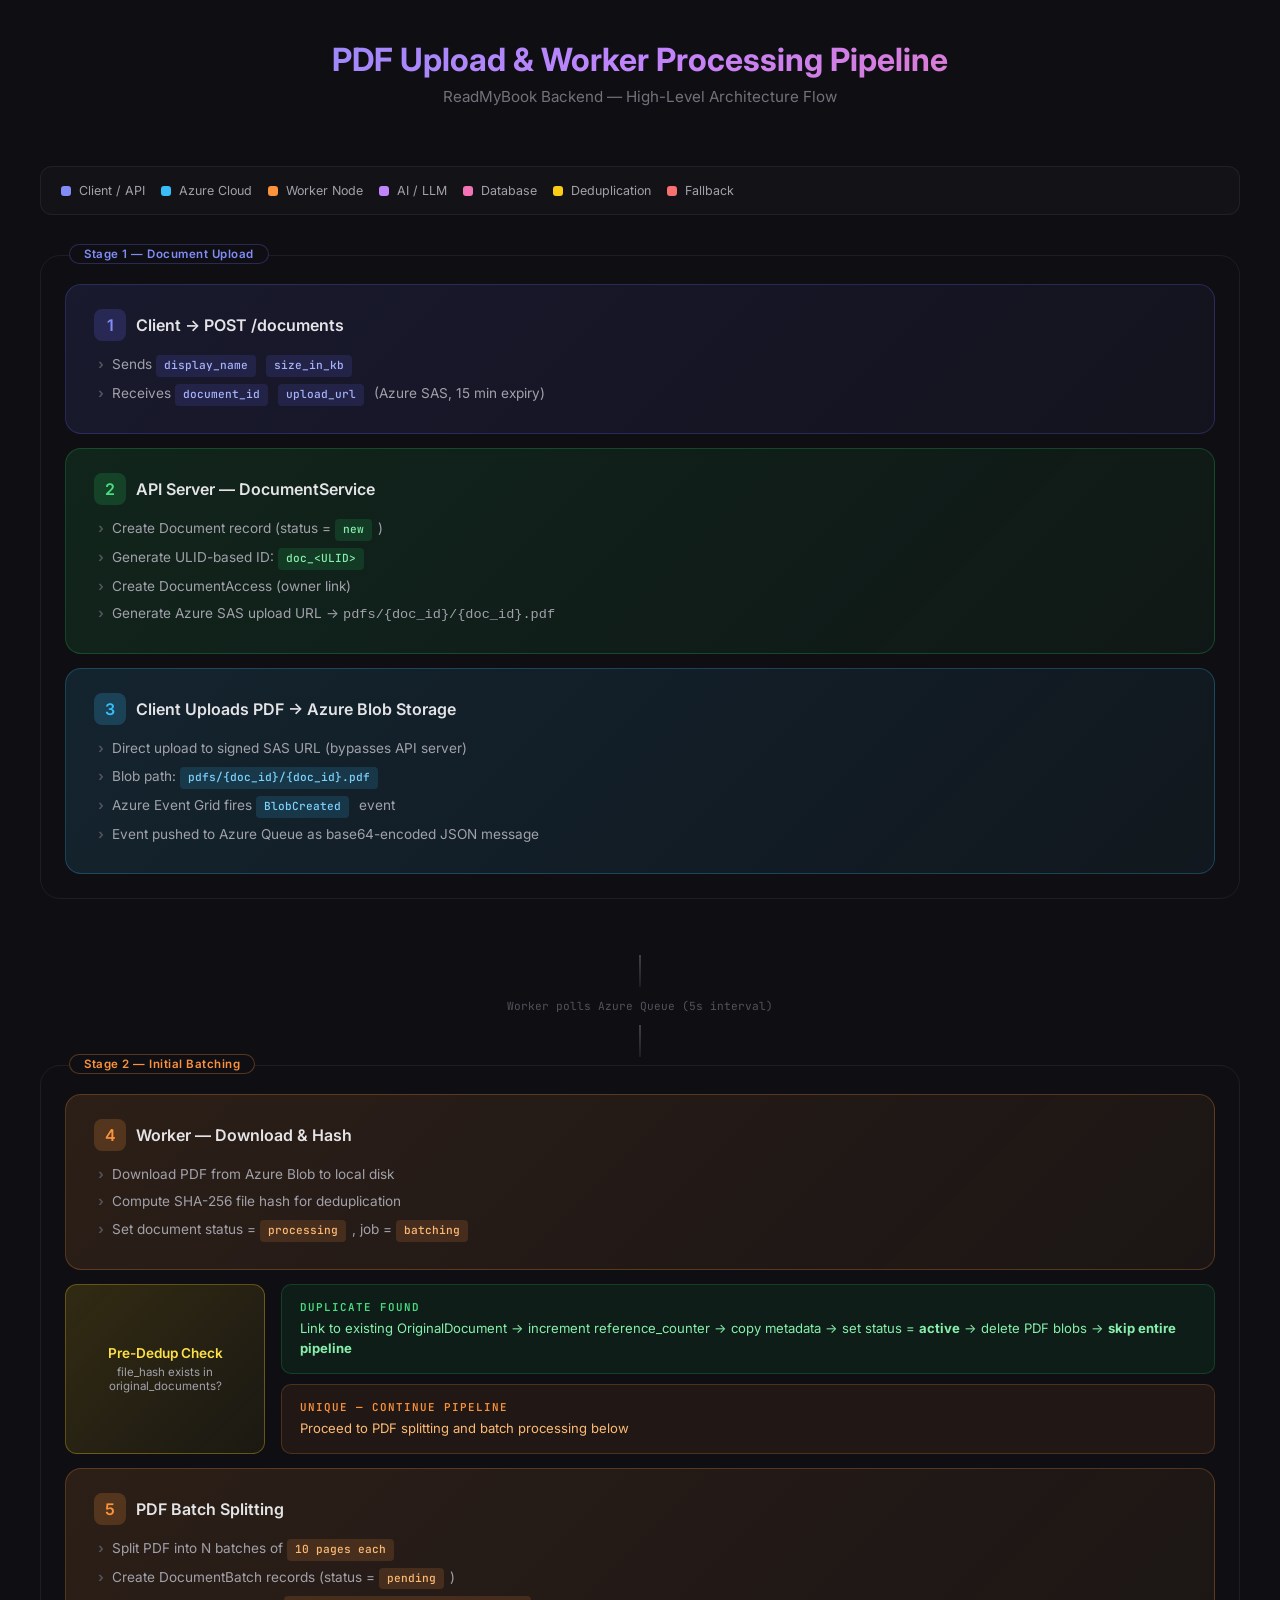
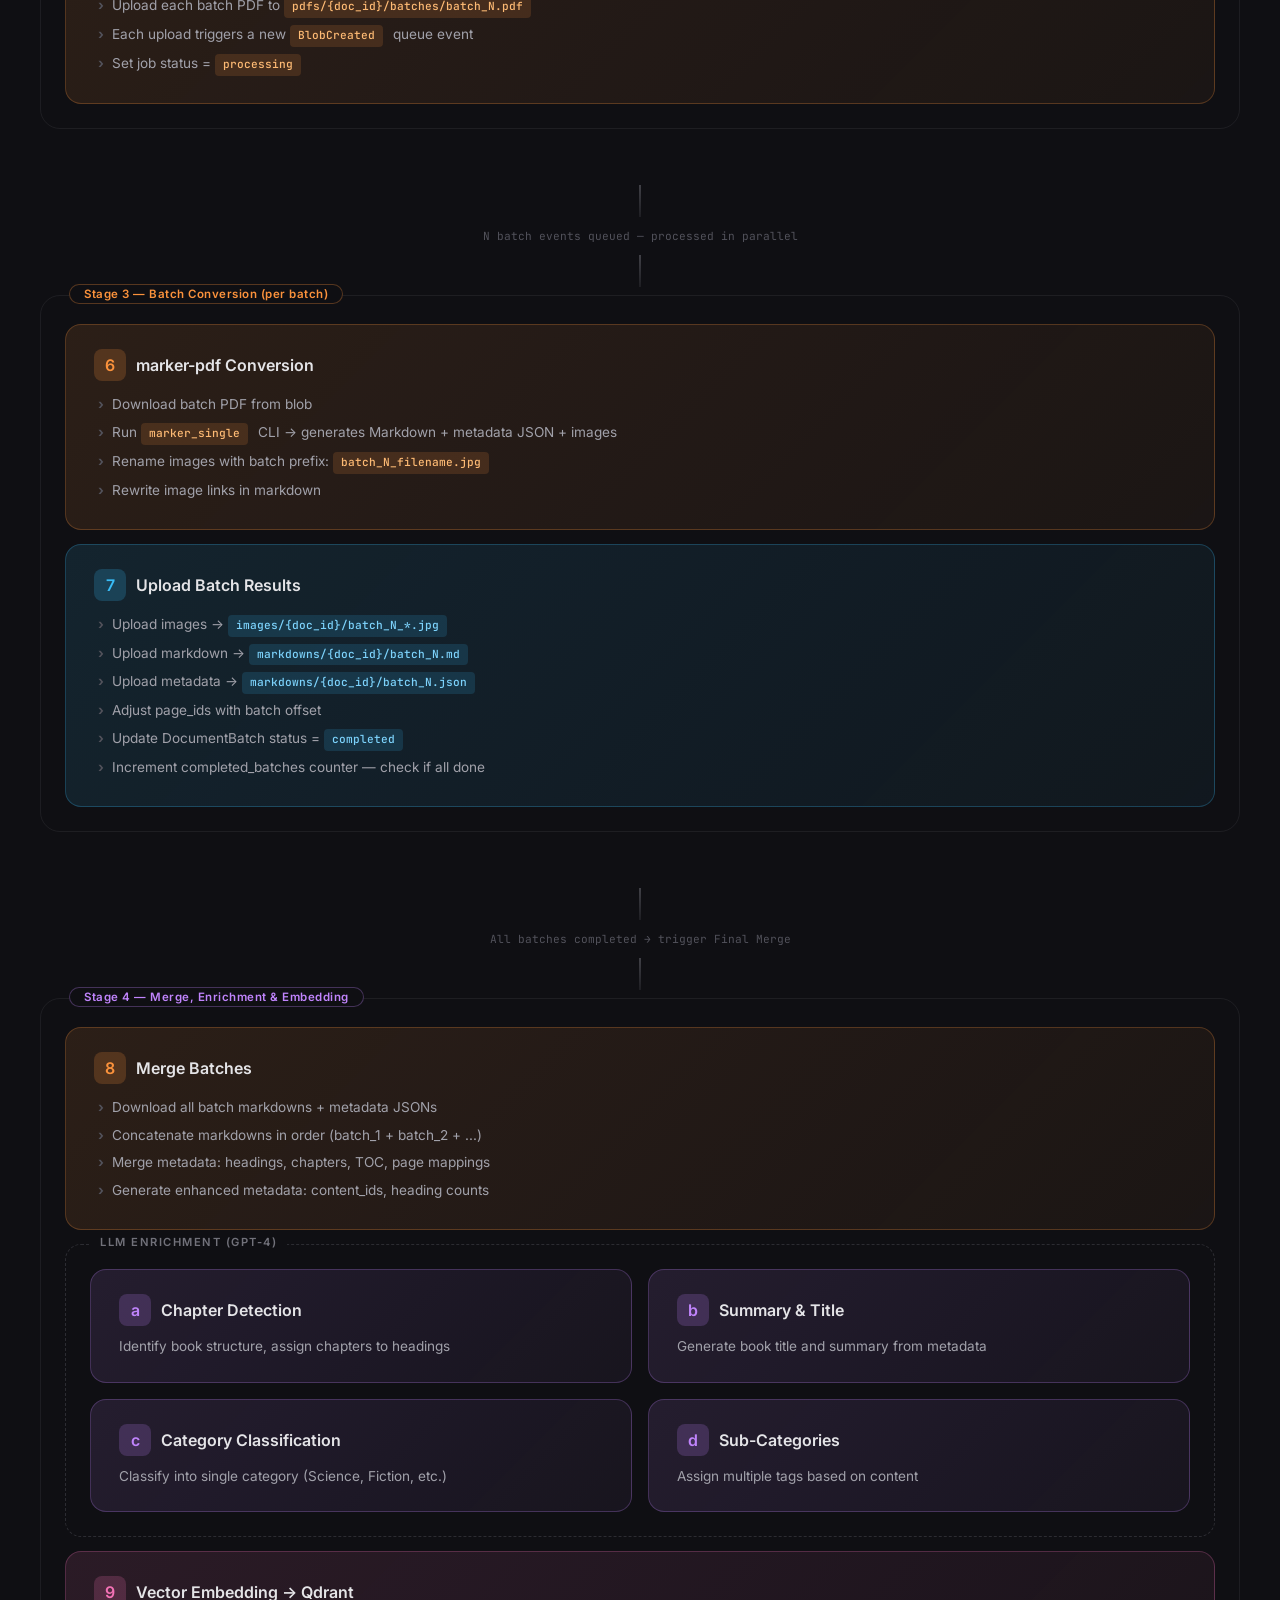
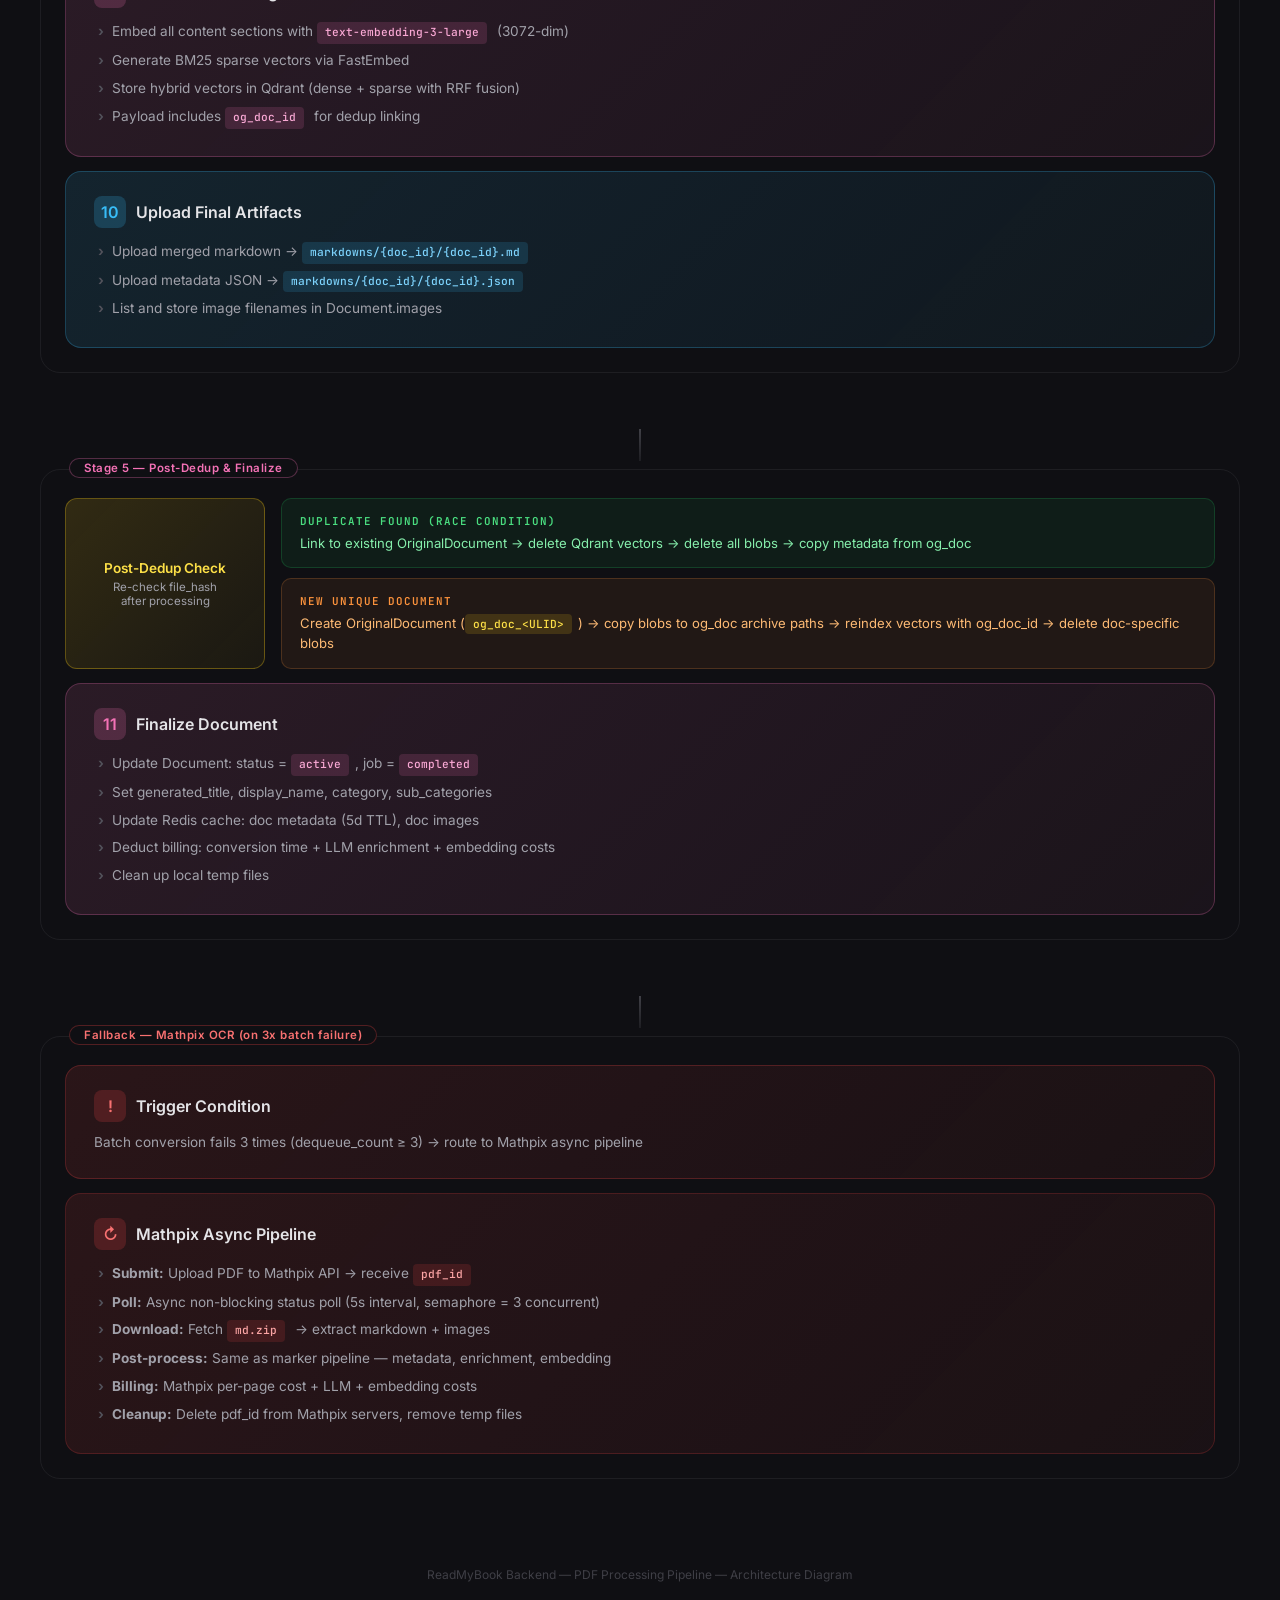
<file: diagrams/pdf-upload-flow.html>
<!DOCTYPE html>
<html lang="en">
<head>
  <meta charset="UTF-8">
  <meta name="viewport" content="width=device-width, initial-scale=1.0">
  <title>ReadMyBook — PDF Upload & Worker Pipeline</title>
  <style>
    @import url('https://fonts.googleapis.com/css2?family=Inter:wght@400;500;600;700&family=JetBrains+Mono:wght@400;500&display=swap');

    * { margin: 0; padding: 0; box-sizing: border-box; }

    body {
      font-family: 'Inter', -apple-system, sans-serif;
      background: #0f0f13;
      color: #e4e4e7;
      min-height: 100vh;
      padding: 40px 20px;
    }

    .container {
      max-width: 1200px;
      margin: 0 auto;
    }

    .header {
      text-align: center;
      margin-bottom: 60px;
    }

    .header h1 {
      font-size: 2rem;
      font-weight: 700;
      background: linear-gradient(135deg, #818cf8, #c084fc, #f472b6);
      -webkit-background-clip: text;
      -webkit-text-fill-color: transparent;
      margin-bottom: 8px;
    }

    .header p {
      color: #71717a;
      font-size: 0.95rem;
    }

    /* ── Flow Section ── */
    .flow-section {
      position: relative;
      margin-bottom: 48px;
    }

    .section-label {
      font-size: 0.7rem;
      font-weight: 600;
      text-transform: uppercase;
      letter-spacing: 2px;
      color: #71717a;
      margin-bottom: 20px;
      padding-left: 4px;
    }

    /* ── Nodes ── */
    .node {
      position: relative;
      border-radius: 16px;
      padding: 24px 28px;
      margin-bottom: 0;
      transition: transform 0.2s, box-shadow 0.2s;
    }

    .node:hover {
      transform: translateY(-2px);
    }

    .node-title {
      font-size: 1rem;
      font-weight: 600;
      margin-bottom: 10px;
      display: flex;
      align-items: center;
      gap: 10px;
    }

    .node-title .icon {
      width: 32px;
      height: 32px;
      border-radius: 8px;
      display: flex;
      align-items: center;
      justify-content: center;
      font-size: 1rem;
      flex-shrink: 0;
    }

    .node-body {
      font-size: 0.85rem;
      color: #a1a1aa;
      line-height: 1.6;
    }

    .node-body ul {
      list-style: none;
      padding: 0;
    }

    .node-body li {
      padding: 3px 0;
      padding-left: 18px;
      position: relative;
    }

    .node-body li::before {
      content: '›';
      position: absolute;
      left: 4px;
      color: #52525b;
      font-weight: 700;
    }

    .tag {
      display: inline-block;
      font-family: 'JetBrains Mono', monospace;
      font-size: 0.7rem;
      font-weight: 500;
      padding: 2px 8px;
      border-radius: 4px;
      margin-right: 6px;
    }

    /* ── Color Themes ── */
    .node-client {
      background: linear-gradient(135deg, rgba(99,102,241,0.12), rgba(99,102,241,0.05));
      border: 1px solid rgba(99,102,241,0.25);
    }
    .node-client .icon { background: rgba(99,102,241,0.2); color: #818cf8; }
    .node-client .tag { background: rgba(99,102,241,0.15); color: #a5b4fc; }

    .node-api {
      background: linear-gradient(135deg, rgba(34,197,94,0.12), rgba(34,197,94,0.05));
      border: 1px solid rgba(34,197,94,0.25);
    }
    .node-api .icon { background: rgba(34,197,94,0.2); color: #4ade80; }
    .node-api .tag { background: rgba(34,197,94,0.15); color: #86efac; }

    .node-azure {
      background: linear-gradient(135deg, rgba(56,189,248,0.12), rgba(56,189,248,0.05));
      border: 1px solid rgba(56,189,248,0.25);
    }
    .node-azure .icon { background: rgba(56,189,248,0.2); color: #38bdf8; }
    .node-azure .tag { background: rgba(56,189,248,0.15); color: #7dd3fc; }

    .node-worker {
      background: linear-gradient(135deg, rgba(251,146,60,0.12), rgba(251,146,60,0.05));
      border: 1px solid rgba(251,146,60,0.25);
    }
    .node-worker .icon { background: rgba(251,146,60,0.2); color: #fb923c; }
    .node-worker .tag { background: rgba(251,146,60,0.15); color: #fdba74; }

    .node-ai {
      background: linear-gradient(135deg, rgba(192,132,252,0.12), rgba(192,132,252,0.05));
      border: 1px solid rgba(192,132,252,0.25);
    }
    .node-ai .icon { background: rgba(192,132,252,0.2); color: #c084fc; }
    .node-ai .tag { background: rgba(192,132,252,0.15); color: #d8b4fe; }

    .node-db {
      background: linear-gradient(135deg, rgba(244,114,182,0.12), rgba(244,114,182,0.05));
      border: 1px solid rgba(244,114,182,0.25);
    }
    .node-db .icon { background: rgba(244,114,182,0.2); color: #f472b6; }
    .node-db .tag { background: rgba(244,114,182,0.15); color: #f9a8d4; }

    .node-dedup {
      background: linear-gradient(135deg, rgba(250,204,21,0.12), rgba(250,204,21,0.05));
      border: 1px solid rgba(250,204,21,0.25);
    }
    .node-dedup .icon { background: rgba(250,204,21,0.2); color: #facc15; }
    .node-dedup .tag { background: rgba(250,204,21,0.15); color: #fde047; }

    .node-fallback {
      background: linear-gradient(135deg, rgba(239,68,68,0.12), rgba(239,68,68,0.05));
      border: 1px solid rgba(239,68,68,0.25);
    }
    .node-fallback .icon { background: rgba(239,68,68,0.2); color: #f87171; }
    .node-fallback .tag { background: rgba(239,68,68,0.15); color: #fca5a5; }

    /* ── Connectors ── */
    .connector {
      display: flex;
      align-items: center;
      justify-content: center;
      padding: 8px 0;
    }

    .connector .line {
      width: 2px;
      height: 32px;
      background: linear-gradient(to bottom, rgba(113,113,122,0.5), rgba(113,113,122,0.15));
    }

    .connector-label {
      font-size: 0.7rem;
      color: #52525b;
      font-family: 'JetBrains Mono', monospace;
      text-align: center;
      padding: 4px 0;
    }

    /* ── Decision Diamond ── */
    .decision-block {
      display: flex;
      align-items: stretch;
      gap: 16px;
      margin: 0;
    }

    .decision-diamond {
      flex-shrink: 0;
      width: 200px;
      min-height: 80px;
      background: linear-gradient(135deg, rgba(250,204,21,0.15), rgba(250,204,21,0.05));
      border: 1px solid rgba(250,204,21,0.3);
      border-radius: 12px;
      display: flex;
      flex-direction: column;
      align-items: center;
      justify-content: center;
      text-align: center;
      padding: 16px;
    }

    .decision-diamond .label {
      font-size: 0.85rem;
      font-weight: 600;
      color: #fde047;
    }

    .decision-diamond .sublabel {
      font-size: 0.72rem;
      color: #a1a1aa;
      margin-top: 4px;
    }

    .decision-paths {
      flex: 1;
      display: flex;
      flex-direction: column;
      gap: 10px;
    }

    .decision-path {
      border-radius: 10px;
      padding: 14px 18px;
      font-size: 0.82rem;
      line-height: 1.5;
    }

    .path-yes {
      background: rgba(34,197,94,0.08);
      border: 1px solid rgba(34,197,94,0.2);
      color: #86efac;
    }

    .path-no {
      background: rgba(251,146,60,0.08);
      border: 1px solid rgba(251,146,60,0.2);
      color: #fdba74;
    }

    .path-label {
      font-family: 'JetBrains Mono', monospace;
      font-size: 0.68rem;
      font-weight: 600;
      text-transform: uppercase;
      letter-spacing: 1px;
      margin-bottom: 4px;
    }

    .path-yes .path-label { color: #4ade80; }
    .path-no .path-label { color: #fb923c; }

    /* ── Parallel Block ── */
    .parallel-wrapper {
      position: relative;
      border: 1px dashed rgba(113,113,122,0.3);
      border-radius: 16px;
      padding: 24px;
      margin: 0;
    }

    .parallel-label {
      position: absolute;
      top: -10px;
      left: 24px;
      background: #0f0f13;
      padding: 0 10px;
      font-size: 0.7rem;
      font-weight: 600;
      text-transform: uppercase;
      letter-spacing: 1.5px;
      color: #71717a;
    }

    .parallel-grid {
      display: grid;
      grid-template-columns: 1fr 1fr;
      gap: 16px;
    }

    .parallel-grid .node {
      margin-bottom: 0;
    }

    /* ── Stage Grouping ── */
    .stage-group {
      border: 1px solid rgba(113,113,122,0.15);
      border-radius: 20px;
      padding: 28px 24px 24px;
      margin-bottom: 0;
      position: relative;
    }

    .stage-badge {
      position: absolute;
      top: -12px;
      left: 28px;
      background: #0f0f13;
      padding: 2px 14px;
      border: 1px solid rgba(113,113,122,0.25);
      border-radius: 20px;
      font-size: 0.72rem;
      font-weight: 600;
      letter-spacing: 0.5px;
    }

    .stage-badge.s1 { color: #818cf8; border-color: rgba(99,102,241,0.3); }
    .stage-badge.s2 { color: #fb923c; border-color: rgba(251,146,60,0.3); }
    .stage-badge.s3 { color: #c084fc; border-color: rgba(192,132,252,0.3); }
    .stage-badge.s4 { color: #f472b6; border-color: rgba(244,114,182,0.3); }
    .stage-badge.s5 { color: #f87171; border-color: rgba(239,68,68,0.3); }

    .flow-items {
      display: flex;
      flex-direction: column;
      gap: 14px;
    }

    /* ── Legend ── */
    .legend {
      display: flex;
      flex-wrap: wrap;
      gap: 16px;
      margin-bottom: 40px;
      padding: 16px 20px;
      background: rgba(255,255,255,0.02);
      border: 1px solid rgba(113,113,122,0.15);
      border-radius: 12px;
    }

    .legend-item {
      display: flex;
      align-items: center;
      gap: 8px;
      font-size: 0.78rem;
      color: #a1a1aa;
    }

    .legend-dot {
      width: 10px;
      height: 10px;
      border-radius: 3px;
    }

    /* ── Footer ── */
    .footer {
      text-align: center;
      padding-top: 40px;
      color: #3f3f46;
      font-size: 0.75rem;
    }
  </style>
</head>
<body>
  <div class="container">

    <div class="header">
      <h1>PDF Upload & Worker Processing Pipeline</h1>
      <p>ReadMyBook Backend &mdash; High-Level Architecture Flow</p>
    </div>

    <div class="legend">
      <div class="legend-item"><div class="legend-dot" style="background:#818cf8"></div> Client / API</div>
      <div class="legend-item"><div class="legend-dot" style="background:#38bdf8"></div> Azure Cloud</div>
      <div class="legend-item"><div class="legend-dot" style="background:#fb923c"></div> Worker Node</div>
      <div class="legend-item"><div class="legend-dot" style="background:#c084fc"></div> AI / LLM</div>
      <div class="legend-item"><div class="legend-dot" style="background:#f472b6"></div> Database</div>
      <div class="legend-item"><div class="legend-dot" style="background:#facc15"></div> Deduplication</div>
      <div class="legend-item"><div class="legend-dot" style="background:#f87171"></div> Fallback</div>
    </div>

    <!-- ════════════════════════════════════════════ -->
    <!-- STAGE 1: Upload -->
    <!-- ════════════════════════════════════════════ -->
    <div class="flow-section">
      <div class="stage-group">
        <div class="stage-badge s1">Stage 1 &mdash; Document Upload</div>
        <div class="flow-items">

          <div class="node node-client">
            <div class="node-title">
              <div class="icon">1</div>
              Client &rarr; POST /documents
            </div>
            <div class="node-body">
              <ul>
                <li>Sends <span class="tag">display_name</span> <span class="tag">size_in_kb</span></li>
                <li>Receives <span class="tag">document_id</span> <span class="tag">upload_url</span> (Azure SAS, 15 min expiry)</li>
              </ul>
            </div>
          </div>

          <div class="node node-api">
            <div class="node-title">
              <div class="icon">2</div>
              API Server &mdash; DocumentService
            </div>
            <div class="node-body">
              <ul>
                <li>Create Document record (status = <span class="tag">new</span>)</li>
                <li>Generate ULID-based ID: <span class="tag">doc_&lt;ULID&gt;</span></li>
                <li>Create DocumentAccess (owner link)</li>
                <li>Generate Azure SAS upload URL &rarr; <code>pdfs/{doc_id}/{doc_id}.pdf</code></li>
              </ul>
            </div>
          </div>

          <div class="node node-azure">
            <div class="node-title">
              <div class="icon">3</div>
              Client Uploads PDF &rarr; Azure Blob Storage
            </div>
            <div class="node-body">
              <ul>
                <li>Direct upload to signed SAS URL (bypasses API server)</li>
                <li>Blob path: <span class="tag">pdfs/{doc_id}/{doc_id}.pdf</span></li>
                <li>Azure Event Grid fires <span class="tag">BlobCreated</span> event</li>
                <li>Event pushed to Azure Queue as base64-encoded JSON message</li>
              </ul>
            </div>
          </div>

        </div>
      </div>
    </div>

    <div class="connector"><div class="line"></div></div>
    <div class="connector-label">Worker polls Azure Queue (5s interval)</div>
    <div class="connector"><div class="line"></div></div>

    <!-- ════════════════════════════════════════════ -->
    <!-- STAGE 2: Initial Batching -->
    <!-- ════════════════════════════════════════════ -->
    <div class="flow-section">
      <div class="stage-group">
        <div class="stage-badge s2">Stage 2 &mdash; Initial Batching</div>
        <div class="flow-items">

          <div class="node node-worker">
            <div class="node-title">
              <div class="icon">4</div>
              Worker &mdash; Download & Hash
            </div>
            <div class="node-body">
              <ul>
                <li>Download PDF from Azure Blob to local disk</li>
                <li>Compute SHA-256 file hash for deduplication</li>
                <li>Set document status = <span class="tag">processing</span>, job = <span class="tag">batching</span></li>
              </ul>
            </div>
          </div>

          <!-- Dedup Decision -->
          <div class="decision-block">
            <div class="decision-diamond">
              <div class="label">Pre-Dedup Check</div>
              <div class="sublabel">file_hash exists in<br>original_documents?</div>
            </div>
            <div class="decision-paths">
              <div class="decision-path path-yes">
                <div class="path-label">Duplicate Found</div>
                Link to existing OriginalDocument &rarr; increment reference_counter &rarr; copy metadata &rarr; set status = <strong>active</strong> &rarr; delete PDF blobs &rarr; <strong>skip entire pipeline</strong>
              </div>
              <div class="decision-path path-no">
                <div class="path-label">Unique &mdash; Continue Pipeline</div>
                Proceed to PDF splitting and batch processing below
              </div>
            </div>
          </div>

          <div class="node node-worker">
            <div class="node-title">
              <div class="icon">5</div>
              PDF Batch Splitting
            </div>
            <div class="node-body">
              <ul>
                <li>Split PDF into N batches of <span class="tag">10 pages each</span></li>
                <li>Create DocumentBatch records (status = <span class="tag">pending</span>)</li>
                <li>Upload each batch PDF to <span class="tag">pdfs/{doc_id}/batches/batch_N.pdf</span></li>
                <li>Each upload triggers a new <span class="tag">BlobCreated</span> queue event</li>
                <li>Set job status = <span class="tag">processing</span></li>
              </ul>
            </div>
          </div>

        </div>
      </div>
    </div>

    <div class="connector"><div class="line"></div></div>
    <div class="connector-label">N batch events queued &mdash; processed in parallel</div>
    <div class="connector"><div class="line"></div></div>

    <!-- ════════════════════════════════════════════ -->
    <!-- STAGE 3: Batch Conversion -->
    <!-- ════════════════════════════════════════════ -->
    <div class="flow-section">
      <div class="stage-group">
        <div class="stage-badge s2">Stage 3 &mdash; Batch Conversion (per batch)</div>
        <div class="flow-items">

          <div class="node node-worker">
            <div class="node-title">
              <div class="icon">6</div>
              marker-pdf Conversion
            </div>
            <div class="node-body">
              <ul>
                <li>Download batch PDF from blob</li>
                <li>Run <span class="tag">marker_single</span> CLI &rarr; generates Markdown + metadata JSON + images</li>
                <li>Rename images with batch prefix: <span class="tag">batch_N_filename.jpg</span></li>
                <li>Rewrite image links in markdown</li>
              </ul>
            </div>
          </div>

          <div class="node node-azure">
            <div class="node-title">
              <div class="icon">7</div>
              Upload Batch Results
            </div>
            <div class="node-body">
              <ul>
                <li>Upload images &rarr; <span class="tag">images/{doc_id}/batch_N_*.jpg</span></li>
                <li>Upload markdown &rarr; <span class="tag">markdowns/{doc_id}/batch_N.md</span></li>
                <li>Upload metadata &rarr; <span class="tag">markdowns/{doc_id}/batch_N.json</span></li>
                <li>Adjust page_ids with batch offset</li>
                <li>Update DocumentBatch status = <span class="tag">completed</span></li>
                <li>Increment completed_batches counter &mdash; check if all done</li>
              </ul>
            </div>
          </div>

        </div>
      </div>
    </div>

    <div class="connector"><div class="line"></div></div>
    <div class="connector-label">All batches completed &rarr; trigger Final Merge</div>
    <div class="connector"><div class="line"></div></div>

    <!-- ════════════════════════════════════════════ -->
    <!-- STAGE 4: Final Merge & Enrichment -->
    <!-- ════════════════════════════════════════════ -->
    <div class="flow-section">
      <div class="stage-group">
        <div class="stage-badge s3">Stage 4 &mdash; Merge, Enrichment & Embedding</div>
        <div class="flow-items">

          <div class="node node-worker">
            <div class="node-title">
              <div class="icon">8</div>
              Merge Batches
            </div>
            <div class="node-body">
              <ul>
                <li>Download all batch markdowns + metadata JSONs</li>
                <li>Concatenate markdowns in order (batch_1 + batch_2 + ...)</li>
                <li>Merge metadata: headings, chapters, TOC, page mappings</li>
                <li>Generate enhanced metadata: content_ids, heading counts</li>
              </ul>
            </div>
          </div>

          <div class="parallel-wrapper">
            <div class="parallel-label">LLM Enrichment (GPT-4)</div>
            <div class="parallel-grid">
              <div class="node node-ai">
                <div class="node-title">
                  <div class="icon">a</div>
                  Chapter Detection
                </div>
                <div class="node-body">Identify book structure, assign chapters to headings</div>
              </div>
              <div class="node node-ai">
                <div class="node-title">
                  <div class="icon">b</div>
                  Summary & Title
                </div>
                <div class="node-body">Generate book title and summary from metadata</div>
              </div>
              <div class="node node-ai">
                <div class="node-title">
                  <div class="icon">c</div>
                  Category Classification
                </div>
                <div class="node-body">Classify into single category (Science, Fiction, etc.)</div>
              </div>
              <div class="node node-ai">
                <div class="node-title">
                  <div class="icon">d</div>
                  Sub-Categories
                </div>
                <div class="node-body">Assign multiple tags based on content</div>
              </div>
            </div>
          </div>

          <div class="node node-db">
            <div class="node-title">
              <div class="icon">9</div>
              Vector Embedding &rarr; Qdrant
            </div>
            <div class="node-body">
              <ul>
                <li>Embed all content sections with <span class="tag">text-embedding-3-large</span> (3072-dim)</li>
                <li>Generate BM25 sparse vectors via FastEmbed</li>
                <li>Store hybrid vectors in Qdrant (dense + sparse with RRF fusion)</li>
                <li>Payload includes <span class="tag">og_doc_id</span> for dedup linking</li>
              </ul>
            </div>
          </div>

          <div class="node node-azure">
            <div class="node-title">
              <div class="icon">10</div>
              Upload Final Artifacts
            </div>
            <div class="node-body">
              <ul>
                <li>Upload merged markdown &rarr; <span class="tag">markdowns/{doc_id}/{doc_id}.md</span></li>
                <li>Upload metadata JSON &rarr; <span class="tag">markdowns/{doc_id}/{doc_id}.json</span></li>
                <li>List and store image filenames in Document.images</li>
              </ul>
            </div>
          </div>

        </div>
      </div>
    </div>

    <div class="connector"><div class="line"></div></div>

    <!-- ════════════════════════════════════════════ -->
    <!-- STAGE 5: Post-Dedup & Finalize -->
    <!-- ════════════════════════════════════════════ -->
    <div class="flow-section">
      <div class="stage-group">
        <div class="stage-badge s4">Stage 5 &mdash; Post-Dedup & Finalize</div>
        <div class="flow-items">

          <div class="decision-block">
            <div class="decision-diamond">
              <div class="label">Post-Dedup Check</div>
              <div class="sublabel">Re-check file_hash<br>after processing</div>
            </div>
            <div class="decision-paths">
              <div class="decision-path path-yes">
                <div class="path-label">Duplicate Found (race condition)</div>
                Link to existing OriginalDocument &rarr; delete Qdrant vectors &rarr; delete all blobs &rarr; copy metadata from og_doc
              </div>
              <div class="decision-path path-no">
                <div class="path-label">New Unique Document</div>
                Create OriginalDocument (<span class="tag" style="background:rgba(250,204,21,0.15);color:#fde047">og_doc_&lt;ULID&gt;</span>) &rarr; copy blobs to og_doc archive paths &rarr; reindex vectors with og_doc_id &rarr; delete doc-specific blobs
              </div>
            </div>
          </div>

          <div class="node node-db">
            <div class="node-title">
              <div class="icon">11</div>
              Finalize Document
            </div>
            <div class="node-body">
              <ul>
                <li>Update Document: status = <span class="tag">active</span>, job = <span class="tag">completed</span></li>
                <li>Set generated_title, display_name, category, sub_categories</li>
                <li>Update Redis cache: doc metadata (5d TTL), doc images</li>
                <li>Deduct billing: conversion time + LLM enrichment + embedding costs</li>
                <li>Clean up local temp files</li>
              </ul>
            </div>
          </div>

        </div>
      </div>
    </div>

    <div class="connector"><div class="line"></div></div>

    <!-- ════════════════════════════════════════════ -->
    <!-- FALLBACK: Mathpix -->
    <!-- ════════════════════════════════════════════ -->
    <div class="flow-section">
      <div class="stage-group">
        <div class="stage-badge s5">Fallback &mdash; Mathpix OCR (on 3x batch failure)</div>
        <div class="flow-items">

          <div class="node node-fallback">
            <div class="node-title">
              <div class="icon">!</div>
              Trigger Condition
            </div>
            <div class="node-body">
              Batch conversion fails 3 times (dequeue_count &ge; 3) &rarr; route to Mathpix async pipeline
            </div>
          </div>

          <div class="node node-fallback" style="border-color: rgba(239,68,68,0.2);">
            <div class="node-title">
              <div class="icon">&orarr;</div>
              Mathpix Async Pipeline
            </div>
            <div class="node-body">
              <ul>
                <li><strong>Submit:</strong> Upload PDF to Mathpix API &rarr; receive <span class="tag">pdf_id</span></li>
                <li><strong>Poll:</strong> Async non-blocking status poll (5s interval, semaphore = 3 concurrent)</li>
                <li><strong>Download:</strong> Fetch <span class="tag">md.zip</span> &rarr; extract markdown + images</li>
                <li><strong>Post-process:</strong> Same as marker pipeline &mdash; metadata, enrichment, embedding</li>
                <li><strong>Billing:</strong> Mathpix per-page cost + LLM + embedding costs</li>
                <li><strong>Cleanup:</strong> Delete pdf_id from Mathpix servers, remove temp files</li>
              </ul>
            </div>
          </div>

        </div>
      </div>
    </div>

    <div class="footer">
      ReadMyBook Backend &mdash; PDF Processing Pipeline &mdash; Architecture Diagram
    </div>

  </div>
</body>
</html>
</file>
<file: static/style.css>
/* ========================================
   ReadMyBook Landing Page Styles
   Color Palette: 
   - Major: #7B295D (Purple Magenta)
   - Minor: #3A142C (Deep Plum)
   ======================================== */

:root {
    --major-color: #7B295D;
    --minor-color: #3A142C;
    --major-light: #9B3A7A;
    --major-lighter: #C45A9A;
    --accent-glow: rgba(123, 41, 93, 0.5);
    --bg-dark: #0D0A0C;
    --bg-card: rgba(123, 41, 93, 0.08);
    --text-primary: #FFFFFF;
    --text-secondary: rgba(255, 255, 255, 0.7);
    --text-muted: rgba(255, 255, 255, 0.5);
    --glass-bg: rgba(123, 41, 93, 0.1);
    --glass-border: rgba(123, 41, 93, 0.2);
    --gradient-main: linear-gradient(135deg, var(--major-color) 0%, var(--minor-color) 100%);
    --gradient-glow: linear-gradient(135deg, var(--major-lighter) 0%, var(--major-color) 100%);
}

* {
    margin: 0;
    padding: 0;
    box-sizing: border-box;
}

html {
    scroll-behavior: smooth;
}

body {
    font-family: 'Inter', -apple-system, BlinkMacSystemFont, sans-serif;
    background: var(--bg-dark);
    color: var(--text-primary);
    line-height: 1.6;
    overflow-x: hidden;
}

h1, h2, h3, h4, h5, h6 {
    font-family: 'Outfit', sans-serif;
    font-weight: 700;
}

/* ========================================
   Background Animation
   ======================================== */

.bg-animation {
    position: fixed;
    top: 0;
    left: 0;
    width: 100%;
    height: 100%;
    pointer-events: none;
    z-index: -1;
    overflow: hidden;
}

.orb {
    position: absolute;
    border-radius: 50%;
    filter: blur(100px);
    opacity: 0.4;
    animation: float 20s ease-in-out infinite;
}

.orb-1 {
    width: 600px;
    height: 600px;
    background: var(--major-color);
    top: -200px;
    right: -200px;
    animation-delay: 0s;
}

.orb-2 {
    width: 400px;
    height: 400px;
    background: var(--minor-color);
    bottom: -100px;
    left: -100px;
    animation-delay: -7s;
}

.orb-3 {
    width: 300px;
    height: 300px;
    background: var(--major-light);
    top: 50%;
    left: 50%;
    transform: translate(-50%, -50%);
    animation-delay: -14s;
}

@keyframes float {
    0%, 100% {
        transform: translate(0, 0) scale(1);
    }
    25% {
        transform: translate(50px, -50px) scale(1.1);
    }
    50% {
        transform: translate(-30px, 30px) scale(0.95);
    }
    75% {
        transform: translate(20px, 20px) scale(1.05);
    }
}

/* ========================================
   Navigation
   ======================================== */

.navbar {
    position: fixed;
    top: 0;
    left: 0;
    right: 0;
    z-index: 1000;
    padding: 1rem 2rem;
    backdrop-filter: blur(20px);
    background: rgba(13, 10, 12, 0.8);
    border-bottom: 1px solid var(--glass-border);
}

.nav-container {
    max-width: 1200px;
    margin: 0 auto;
    display: flex;
    justify-content: space-between;
    align-items: center;
}

.logo {
    display: flex;
    align-items: center;
    gap: 0.75rem;
    font-family: 'Outfit', sans-serif;
    font-size: 1.5rem;
    font-weight: 700;
}

.logo-icon {
    font-size: 1.75rem;
}

.logo-text {
    background: var(--gradient-glow);
    -webkit-background-clip: text;
    -webkit-text-fill-color: transparent;
    background-clip: text;
}

.nav-links {
    display: flex;
    align-items: center;
    gap: 2rem;
}

.nav-links a {
    color: var(--text-secondary);
    text-decoration: none;
    font-weight: 500;
    transition: color 0.3s ease;
}

.nav-links a:hover {
    color: var(--text-primary);
}

.btn-nav {
    padding: 0.625rem 1.5rem;
    background: var(--gradient-main);
    border-radius: 50px;
    color: var(--text-primary) !important;
    font-weight: 600 !important;
    transition: transform 0.3s ease, box-shadow 0.3s ease;
}

.btn-nav:hover {
    transform: translateY(-2px);
    box-shadow: 0 10px 30px var(--accent-glow);
}

/* ========================================
   Hero Section
   ======================================== */

.hero {
    min-height: 100vh;
    display: flex;
    align-items: center;
    justify-content: space-between;
    padding: 8rem 2rem 4rem;
    max-width: 1400px;
    margin: 0 auto;
    gap: 4rem;
}

.hero-content {
    flex: 1;
    max-width: 650px;
}

.hero-badge {
    display: inline-flex;
    align-items: center;
    gap: 0.5rem;
    padding: 0.5rem 1rem;
    background: var(--glass-bg);
    border: 1px solid var(--glass-border);
    border-radius: 50px;
    font-size: 0.875rem;
    color: var(--major-lighter);
    margin-bottom: 1.5rem;
    backdrop-filter: blur(10px);
}

.badge-pulse {
    width: 8px;
    height: 8px;
    background: var(--major-lighter);
    border-radius: 50%;
    animation: pulse 2s ease-in-out infinite;
}

@keyframes pulse {
    0%, 100% {
        opacity: 1;
        transform: scale(1);
    }
    50% {
        opacity: 0.5;
        transform: scale(1.2);
    }
}

.hero-title {
    font-size: clamp(2.5rem, 5vw, 4rem);
    line-height: 1.1;
    margin-bottom: 1.5rem;
}

.gradient-text {
    background: var(--gradient-glow);
    -webkit-background-clip: text;
    -webkit-text-fill-color: transparent;
    background-clip: text;
}

.hero-subtitle {
    font-size: 1.125rem;
    color: var(--text-secondary);
    margin-bottom: 2rem;
    max-width: 500px;
}

.hero-subtitle strong {
    color: var(--major-lighter);
}

.hero-cta {
    display: flex;
    gap: 1rem;
    margin-bottom: 3rem;
    flex-wrap: wrap;
}

.btn-primary {
    display: inline-flex;
    align-items: center;
    gap: 0.5rem;
    padding: 1rem 2rem;
    background: var(--gradient-main);
    color: var(--text-primary);
    text-decoration: none;
    border-radius: 50px;
    font-weight: 600;
    font-size: 1rem;
    transition: all 0.3s ease;
    border: none;
    cursor: pointer;
}

.btn-primary:hover {
    transform: translateY(-3px);
    box-shadow: 0 15px 40px var(--accent-glow);
}

.btn-primary svg {
    transition: transform 0.3s ease;
}

.btn-primary:hover svg {
    transform: translateX(5px);
}

.btn-secondary {
    display: inline-flex;
    align-items: center;
    padding: 1rem 2rem;
    background: transparent;
    color: var(--text-primary);
    text-decoration: none;
    border-radius: 50px;
    font-weight: 600;
    font-size: 1rem;
    border: 2px solid var(--glass-border);
    transition: all 0.3s ease;
}

.btn-secondary:hover {
    border-color: var(--major-color);
    background: var(--glass-bg);
}

.beta-email-box {
    margin-top: 2rem;
    padding: 1.5rem 2rem;
    background: var(--glass-bg);
    border: 1px solid var(--glass-border);
    border-radius: 16px;
    backdrop-filter: blur(10px);
    text-align: center;
}

.beta-email-label {
    font-size: 0.95rem;
    color: var(--text-secondary);
    margin-bottom: 0.5rem;
}

.beta-email-highlight {
    display: inline-block;
    font-size: 1.25rem;
    font-weight: 700;
    color: var(--major-lighter);
    text-decoration: none;
    padding: 0.5rem 1rem;
    background: rgba(123, 41, 93, 0.2);
    border-radius: 8px;
    transition: all 0.3s ease;
    animation: emailGlow 2s ease-in-out infinite;
}

.beta-email-highlight:hover {
    color: var(--text-primary);
    background: var(--major-color);
    transform: scale(1.05);
}

@keyframes emailGlow {
    0%, 100% {
        box-shadow: 0 0 10px rgba(123, 41, 93, 0.3);
    }
    50% {
        box-shadow: 0 0 20px rgba(123, 41, 93, 0.6), 0 0 30px rgba(123, 41, 93, 0.3);
    }
}

.hero-stats {
    display: flex;
    align-items: center;
    gap: 2rem;
    padding: 1.5rem 2rem;
    background: var(--glass-bg);
    border: 1px solid var(--glass-border);
    border-radius: 20px;
    backdrop-filter: blur(10px);
}

.stat {
    text-align: center;
}

.stat-number {
    display: block;
    font-family: 'Outfit', sans-serif;
    font-size: 1.75rem;
    font-weight: 800;
    color: var(--major-lighter);
}

.stat-label {
    font-size: 0.75rem;
    color: var(--text-muted);
    text-transform: uppercase;
    letter-spacing: 0.5px;
}

.stat-divider {
    width: 1px;
    height: 40px;
    background: var(--glass-border);
}

/* Hero Visual */
.hero-visual {
    flex: 1;
    position: relative;
    min-height: 500px;
    display: flex;
    align-items: center;
    justify-content: center;
}

.floating-card {
    position: absolute;
    padding: 1rem 1.5rem;
    background: var(--glass-bg);
    border: 1px solid var(--glass-border);
    border-radius: 16px;
    backdrop-filter: blur(20px);
    display: flex;
    align-items: center;
    gap: 0.75rem;
    font-weight: 500;
    animation: floatCard 6s ease-in-out infinite, glowPulse 3s ease-in-out infinite;
    box-shadow: 0 10px 40px rgba(0, 0, 0, 0.3);
    transition: transform 0.3s ease, box-shadow 0.3s ease;
}

.floating-card:hover {
    transform: scale(1.05);
    box-shadow: 0 15px 50px var(--accent-glow);
}

.card-icon {
    font-size: 1.5rem;
    animation: iconBounce 2s ease-in-out infinite;
}

.card-1 {
    top: -5%;
    right: 10%;
    animation-delay: 0s;
}

.card-1 .card-icon {
    animation-delay: 0s;
}

.card-2 {
    bottom: 20%;
    left: 5%;
    animation-delay: -2s;
}

.card-2 .card-icon {
    animation-delay: -0.5s;
}

.card-3 {
    top: 50%;
    right: 0;
    animation-delay: -4s;
}

.card-3 .card-icon {
    animation-delay: -1s;
}

@keyframes floatCard {
    0%, 100% {
        transform: translateY(0) rotate(0deg);
    }
    25% {
        transform: translateY(-10px) rotate(1deg);
    }
    50% {
        transform: translateY(-15px) rotate(0deg);
    }
    75% {
        transform: translateY(-8px) rotate(-1deg);
    }
}

@keyframes glowPulse {
    0%, 100% {
        box-shadow: 0 10px 40px rgba(0, 0, 0, 0.3);
        border-color: var(--glass-border);
    }
    50% {
        box-shadow: 0 10px 50px var(--accent-glow), 0 0 20px rgba(123, 41, 93, 0.3);
        border-color: var(--major-color);
    }
}

@keyframes iconBounce {
    0%, 100% {
        transform: scale(1) rotate(0deg);
    }
    25% {
        transform: scale(1.1) rotate(-5deg);
    }
    50% {
        transform: scale(1) rotate(0deg);
    }
    75% {
        transform: scale(1.15) rotate(5deg);
    }
}

.book-mockup {
    width: 280px;
    height: 380px;
    background: var(--gradient-main);
    border-radius: 20px;
    padding: 3px;
    box-shadow: 0 30px 80px var(--accent-glow);
    animation: floatBook 8s ease-in-out infinite;
}

.book-page {
    width: 100%;
    height: 100%;
    background: linear-gradient(180deg, #1a1218 0%, #0d0a0c 100%);
    border-radius: 17px;
    padding: 1.5rem;
    display: flex;
    flex-direction: column;
}

.book-header {
    display: flex;
    justify-content: space-between;
    align-items: center;
    margin-bottom: 1rem;
    padding-bottom: 0.75rem;
    border-bottom: 1px solid var(--glass-border);
}

.chapter-label {
    font-size: 0.7rem;
    text-transform: uppercase;
    letter-spacing: 1px;
    color: var(--major-lighter);
    font-weight: 600;
}

.page-number {
    font-size: 0.7rem;
    color: var(--text-muted);
}

.book-title {
    font-family: 'Outfit', sans-serif;
    font-size: 1.1rem;
    font-weight: 700;
    margin-bottom: 1rem;
    color: var(--text-primary);
}

.book-text {
    flex: 1;
    font-size: 0.75rem;
    line-height: 1.7;
    color: var(--text-secondary);
}

.book-text p {
    margin-bottom: 0.75rem;
}

.text-muted-book {
    color: var(--text-muted);
    font-style: italic;
}

.highlight-word {
    position: relative;
    background: rgba(123, 41, 93, 0.3);
    padding: 0.1rem 0.3rem;
    border-radius: 4px;
    color: var(--major-lighter);
    cursor: pointer;
    font-weight: 500;
}

.word-tooltip {
    position: absolute;
    bottom: 130%;
    left: 50%;
    transform: translateX(-50%);
    background: var(--major-color);
    color: var(--text-primary);
    padding: 0.5rem 0.75rem;
    border-radius: 8px;
    font-size: 0.65rem;
    font-weight: 400;
    white-space: nowrap;
    opacity: 0;
    animation: tooltipPulse 3s ease-in-out infinite;
    pointer-events: none;
}

.word-tooltip::after {
    content: '';
    position: absolute;
    top: 100%;
    left: 50%;
    transform: translateX(-50%);
    border: 6px solid transparent;
    border-top-color: var(--major-color);
}

@keyframes tooltipPulse {
    0%, 40%, 100% {
        opacity: 0;
        transform: translateX(-50%) translateY(5px);
    }
    50%, 90% {
        opacity: 1;
        transform: translateX(-50%) translateY(0);
    }
}

.book-controls {
    display: flex;
    align-items: center;
    gap: 0.75rem;
    padding-top: 1rem;
    border-top: 1px solid var(--glass-border);
}

.control-icon {
    font-size: 1rem;
}

.audio-wave {
    display: flex;
    align-items: center;
    gap: 3px;
    height: 20px;
}

.audio-wave span {
    width: 3px;
    height: 100%;
    background: var(--major-lighter);
    border-radius: 2px;
    animation: audioWave 1s ease-in-out infinite;
}

.audio-wave span:nth-child(1) { animation-delay: 0s; height: 40%; }
.audio-wave span:nth-child(2) { animation-delay: 0.1s; height: 70%; }
.audio-wave span:nth-child(3) { animation-delay: 0.2s; height: 100%; }
.audio-wave span:nth-child(4) { animation-delay: 0.3s; height: 60%; }
.audio-wave span:nth-child(5) { animation-delay: 0.4s; height: 30%; }

@keyframes audioWave {
    0%, 100% {
        transform: scaleY(1);
    }
    50% {
        transform: scaleY(0.5);
    }
}

@keyframes shimmer {
    0%, 100% {
        opacity: 0.3;
    }
    50% {
        opacity: 0.6;
    }
}

@keyframes floatBook {
    0%, 100% {
        transform: translateY(0) rotate(-2deg);
    }
    50% {
        transform: translateY(-20px) rotate(2deg);
    }
}

/* ========================================
   Features Section
   ======================================== */

.features {
    padding: 6rem 2rem;
    max-width: 1200px;
    margin: 0 auto;
}

.section-header {
    text-align: center;
    margin-bottom: 4rem;
}

.section-tag {
    display: inline-block;
    padding: 0.5rem 1rem;
    background: var(--glass-bg);
    border: 1px solid var(--glass-border);
    border-radius: 50px;
    font-size: 0.875rem;
    color: var(--major-lighter);
    margin-bottom: 1rem;
    text-transform: uppercase;
    letter-spacing: 1px;
}

.section-title {
    font-size: clamp(2rem, 4vw, 3rem);
    margin-bottom: 1rem;
}

.section-subtitle {
    font-size: 1.125rem;
    color: var(--text-secondary);
    max-width: 600px;
    margin: 0 auto;
}

.features-grid {
    display: grid;
    grid-template-columns: repeat(auto-fit, minmax(320px, 1fr));
    gap: 2rem;
}

.feature-card {
    position: relative;
    padding: 2.5rem;
    background: var(--glass-bg);
    border: 1px solid var(--glass-border);
    border-radius: 24px;
    backdrop-filter: blur(20px);
    transition: all 0.4s ease;
}

.feature-card:hover {
    transform: translateY(-10px);
    border-color: var(--major-color);
    box-shadow: 0 20px 60px rgba(123, 41, 93, 0.2);
}

.feature-card.featured {
    background: linear-gradient(180deg, rgba(123, 41, 93, 0.2) 0%, rgba(58, 20, 44, 0.2) 100%);
    border-color: var(--major-color);
}

.feature-badge {
    position: absolute;
    top: -12px;
    left: 50%;
    transform: translateX(-50%);
    padding: 0.5rem 1rem;
    background: var(--gradient-main);
    border-radius: 50px;
    font-size: 0.75rem;
    font-weight: 600;
    text-transform: uppercase;
    letter-spacing: 0.5px;
}

.feature-icon-wrapper {
    width: 70px;
    height: 70px;
    display: flex;
    align-items: center;
    justify-content: center;
    background: var(--gradient-main);
    border-radius: 20px;
    margin-bottom: 1.5rem;
}

.feature-icon {
    font-size: 2rem;
}

.feature-card h3 {
    font-size: 1.5rem;
    margin-bottom: 1rem;
}

.feature-card > p {
    color: var(--text-secondary);
    margin-bottom: 1.5rem;
    line-height: 1.7;
}

.feature-list {
    list-style: none;
    display: flex;
    flex-wrap: wrap;
    gap: 0.5rem;
}

.feature-list li {
    padding: 0.375rem 0.875rem;
    background: rgba(123, 41, 93, 0.15);
    border-radius: 50px;
    font-size: 0.8rem;
    color: var(--major-lighter);
}

/* ========================================
   How It Works Section
   ======================================== */

.how-it-works {
    padding: 6rem 2rem;
    background: linear-gradient(180deg, transparent 0%, rgba(123, 41, 93, 0.05) 50%, transparent 100%);
}

.steps-container {
    max-width: 900px;
    margin: 0 auto;
    display: flex;
    flex-direction: column;
    gap: 0;
}

.step {
    display: flex;
    align-items: flex-start;
    gap: 2rem;
    padding: 2rem;
    background: var(--glass-bg);
    border: 1px solid var(--glass-border);
    border-radius: 20px;
    backdrop-filter: blur(10px);
    transition: all 0.3s ease;
}

.step:hover {
    border-color: var(--major-color);
    transform: translateX(10px);
}

.step-number {
    font-family: 'Outfit', sans-serif;
    font-size: 3rem;
    font-weight: 800;
    background: var(--gradient-glow);
    -webkit-background-clip: text;
    -webkit-text-fill-color: transparent;
    background-clip: text;
    line-height: 1;
}

.step-content h3 {
    font-size: 1.25rem;
    margin-bottom: 0.5rem;
}

.step-content p {
    color: var(--text-secondary);
}

.step-connector {
    width: 4px;
    height: 40px;
    background: var(--gradient-main);
    margin-left: 3rem;
    border-radius: 2px;
}

/* ========================================
   AI Section
   ======================================== */

.ai-section {
    padding: 6rem 2rem;
    max-width: 1200px;
    margin: 0 auto;
}

.ai-container {
    display: flex;
    align-items: center;
    gap: 4rem;
}

.ai-content {
    flex: 1;
}

.ai-content h2 {
    font-size: clamp(2rem, 4vw, 2.5rem);
    margin-bottom: 1rem;
}

.ai-content > p {
    color: var(--text-secondary);
    margin-bottom: 2rem;
    font-size: 1.125rem;
}

.ai-features {
    display: flex;
    flex-direction: column;
    gap: 1.5rem;
}

.ai-feature {
    display: flex;
    align-items: flex-start;
    gap: 1rem;
}

.ai-feature-icon {
    width: 50px;
    height: 50px;
    display: flex;
    align-items: center;
    justify-content: center;
    background: var(--glass-bg);
    border: 1px solid var(--glass-border);
    border-radius: 12px;
    font-size: 1.5rem;
    flex-shrink: 0;
}

.ai-feature h4 {
    font-size: 1rem;
    margin-bottom: 0.25rem;
}

.ai-feature p {
    color: var(--text-muted);
    font-size: 0.9rem;
}

.ai-visual {
    flex: 1;
    display: flex;
    justify-content: center;
}

.chat-mockup {
    width: 100%;
    max-width: 400px;
    background: var(--glass-bg);
    border: 1px solid var(--glass-border);
    border-radius: 24px;
    overflow: hidden;
    backdrop-filter: blur(20px);
    box-shadow: 0 30px 80px rgba(0, 0, 0, 0.4);
}

.chat-header {
    padding: 1rem 1.5rem;
    background: var(--gradient-main);
    border-bottom: 1px solid var(--glass-border);
}

.chat-title {
    font-weight: 600;
}

.chat-messages {
    padding: 1.5rem;
    display: flex;
    flex-direction: column;
    gap: 1rem;
    min-height: 250px;
}

.chat-message {
    max-width: 85%;
    padding: 1rem;
    border-radius: 16px;
}

.chat-message.user {
    background: var(--gradient-main);
    align-self: flex-end;
    border-bottom-right-radius: 4px;
}

.chat-message.ai {
    background: rgba(255, 255, 255, 0.05);
    border: 1px solid var(--glass-border);
    align-self: flex-start;
    border-bottom-left-radius: 4px;
}

.chat-message p {
    font-size: 0.9rem;
    line-height: 1.5;
}

.chat-typing {
    display: flex;
    gap: 4px;
    align-self: flex-start;
    padding: 0.75rem 1rem;
    background: rgba(255, 255, 255, 0.05);
    border: 1px solid var(--glass-border);
    border-radius: 16px;
}

.chat-typing span {
    width: 8px;
    height: 8px;
    background: var(--major-lighter);
    border-radius: 50%;
    animation: typing 1.4s ease-in-out infinite;
}

.chat-typing span:nth-child(2) {
    animation-delay: 0.2s;
}

.chat-typing span:nth-child(3) {
    animation-delay: 0.4s;
}

@keyframes typing {
    0%, 60%, 100% {
        transform: translateY(0);
        opacity: 0.4;
    }
    30% {
        transform: translateY(-8px);
        opacity: 1;
    }
}

/* ========================================
   CTA Section
   ======================================== */

.cta-section {
    padding: 6rem 2rem;
}

.cta-container {
    max-width: 800px;
    margin: 0 auto;
    text-align: center;
    padding: 4rem;
    background: var(--gradient-main);
    border-radius: 32px;
    position: relative;
    overflow: hidden;
}

.cta-container::before {
    content: '';
    position: absolute;
    top: -50%;
    left: -50%;
    width: 200%;
    height: 200%;
    background: radial-gradient(circle, rgba(255, 255, 255, 0.1) 0%, transparent 50%);
    animation: rotateBg 20s linear infinite;
}

@keyframes rotateBg {
    from {
        transform: rotate(0deg);
    }
    to {
        transform: rotate(360deg);
    }
}

.cta-container h2 {
    font-size: clamp(1.75rem, 4vw, 2.5rem);
    margin-bottom: 1rem;
    position: relative;
}

.cta-container p {
    color: rgba(255, 255, 255, 0.8);
    margin-bottom: 2rem;
    font-size: 1.125rem;
    position: relative;
}

.btn-large {
    padding: 1.25rem 2.5rem;
    font-size: 1.125rem;
    background: var(--text-primary);
    color: var(--major-color) !important;
    position: relative;
}

.btn-large:hover {
    background: var(--text-primary);
    box-shadow: 0 15px 40px rgba(0, 0, 0, 0.3);
}

.cta-email-box {
    display: flex;
    align-items: center;
    justify-content: center;
    gap: 0.75rem;
    margin-top: 2rem;
    padding: 1rem 2rem;
    background: rgba(255, 255, 255, 0.1);
    border-radius: 50px;
    position: relative;
}

.cta-email-icon {
    font-size: 1.5rem;
}

.cta-email-link {
    font-size: 1.25rem;
    font-weight: 700;
    color: var(--text-primary);
    text-decoration: none;
    transition: all 0.3s ease;
}

.cta-email-link:hover {
    text-decoration: underline;
}

/* ========================================
   Demo Video Section
   ======================================== */

.demo-video-section {
    padding: 6rem 2rem;
    max-width: 1200px;
    margin: 0 auto;
}

.demo-video-container {
    display: flex;
    justify-content: center;
    align-items: center;
    padding: 1.5rem;
    background: var(--glass-bg);
    border: 1px solid var(--glass-border);
    border-radius: 24px;
    backdrop-filter: blur(20px);
    box-shadow: 0 20px 60px rgba(0, 0, 0, 0.3);
    transition: all 0.4s ease;
    max-width: 400px;
    margin: 0 auto;
}

.demo-video-container:hover {
    border-color: var(--major-color);
    box-shadow: 0 30px 80px var(--accent-glow);
}

.demo-video {
    width: 100%;
    height: 500px;
    border-radius: 16px;
    box-shadow: 0 10px 40px rgba(0, 0, 0, 0.4);
    border: none;
}

.demo-video:focus {
    outline: 2px solid var(--major-color);
    outline-offset: 4px;
}

/* ========================================
   Footer
   ======================================== */

.footer {
    padding: 4rem 2rem 2rem;
    border-top: 1px solid var(--glass-border);
}

.footer-container {
    max-width: 1200px;
    margin: 0 auto;
    display: flex;
    justify-content: space-between;
    gap: 4rem;
    flex-wrap: wrap;
}

.footer-brand {
    max-width: 300px;
}

.footer-brand .logo-icon,
.footer-brand .logo-text {
    display: inline;
}

.footer-brand p {
    color: var(--text-muted);
    margin-top: 1rem;
    font-size: 0.9rem;
}

.footer-links {
    display: flex;
    gap: 4rem;
}

.footer-column h4 {
    font-size: 0.875rem;
    text-transform: uppercase;
    letter-spacing: 1px;
    margin-bottom: 1rem;
    color: var(--text-secondary);
}

.footer-column a {
    display: block;
    color: var(--text-muted);
    text-decoration: none;
    margin-bottom: 0.75rem;
    font-size: 0.9rem;
    transition: color 0.3s ease;
}

.footer-column a:hover {
    color: var(--major-lighter);
}

.footer-bottom {
    max-width: 1200px;
    margin: 3rem auto 0;
    padding-top: 2rem;
    border-top: 1px solid var(--glass-border);
    text-align: center;
}

.footer-bottom p {
    color: var(--text-muted);
    font-size: 0.875rem;
}

/* ========================================
   Responsive Design
   ======================================== */

@media (max-width: 1024px) {
    .hero {
        flex-direction: column;
        text-align: center;
        padding-top: 6rem;
    }

    .hero-content {
        max-width: 100%;
    }

    .hero-subtitle {
        max-width: 100%;
        margin-left: auto;
        margin-right: auto;
    }

    .hero-cta {
        justify-content: center;
    }

    .hero-stats {
        justify-content: center;
    }

    .hero-visual {
        min-height: 400px;
    }

    .ai-container {
        flex-direction: column;
        text-align: center;
    }
}

@media (max-width: 768px) {
    .nav-links a:not(.btn-nav) {
        display: none;
    }

    .hero-stats {
        flex-direction: column;
        gap: 1rem;
    }

    .stat-divider {
        width: 40px;
        height: 1px;
    }

    .features-grid {
        grid-template-columns: 1fr;
    }

    .step {
        flex-direction: column;
        text-align: center;
    }

    .step-connector {
        margin-left: auto;
        margin-right: auto;
    }

    .footer-container {
        flex-direction: column;
        text-align: center;
    }

    .footer-links {
        justify-content: center;
    }
}

@media (max-width: 480px) {
    .hero-title {
        font-size: 2rem;
    }

    .btn-primary,
    .btn-secondary {
        width: 100%;
        justify-content: center;
    }

    .floating-card {
        display: none;
    }

    .book-mockup {
        width: 220px;
        height: 300px;
    }
}
</file>
